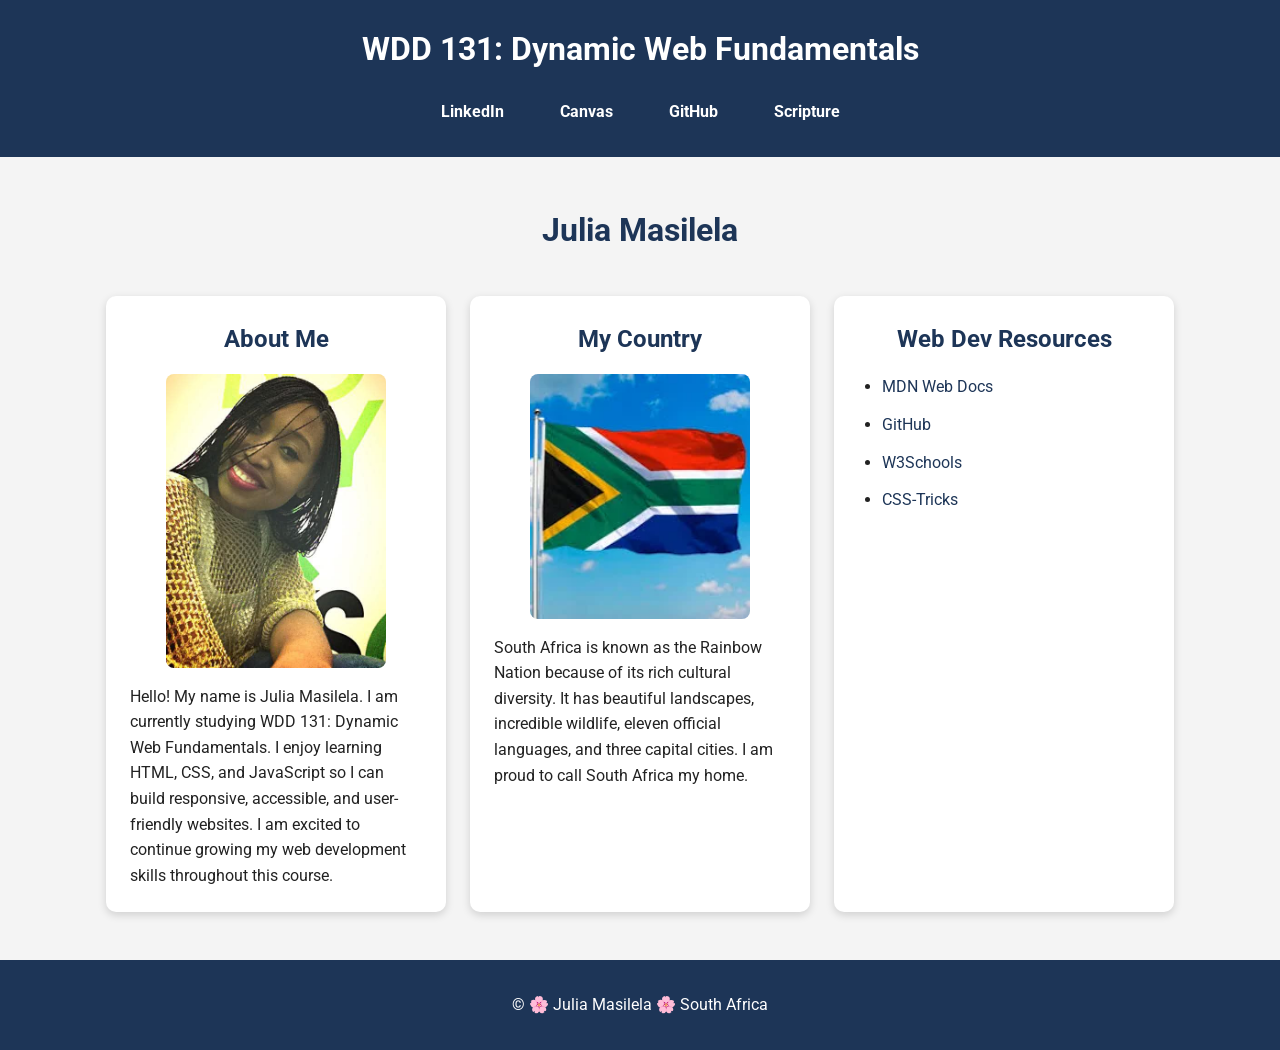
<file: index.html>
<!DOCTYPE html>
<html lang="en">
<head>
    <meta charset="UTF-8">
    <meta name="viewport" content="width=device-width, initial-scale=1.0">

    <title>WDD 131 - Dynamic Web Fundamentals - Julia Masilela</title>

    <meta name="description" content="WDD 131 Dynamic Web Fundamentals home page by Julia Masilela demonstrating HTML, CSS, responsive web design, accessibility, and JavaScript.">
    <meta name="author" content="Julia Masilela">

    <link rel="preconnect" href="https://fonts.googleapis.com">
    <link rel="preconnect" href="https://fonts.gstatic.com" crossorigin>

    <link href="https://fonts.googleapis.com/css2?family=Roboto:wght@300;400;700&display=swap" rel="stylesheet">

    <link rel="stylesheet" href="styles/base.css">

    <script src="scripts/getdates.js" defer></script>
</head>

<body>

<header>
    <span id="course-title">WDD 131: Dynamic Web Fundamentals</span>

    <nav>
        <a href="https://www.linkedin.com/" target="_blank" rel="noopener">LinkedIn</a>
        <a href="https://byupw.instructure.com/" target="_blank" rel="noopener">Canvas</a>
        <a href="https://github.com/masilelaj69-hue" target="_blank" rel="noopener">GitHub</a>
        <a href="https://www.churchofjesuschrist.org/study/scriptures" target="_blank" rel="noopener">Scripture</a>
    </nav>
</header>

<main>

    <h1>Julia Masilela</h1>

    <section class="card">
        <h2>About Me</h2>

        <img
            src="images/profile.webp"
            alt="Portrait of Julia Masilela"
            width="200"
            height="200"
            loading="lazy"
        >

        <p>
            Hello! My name is Julia Masilela. I am currently studying
            WDD 131: Dynamic Web Fundamentals. I enjoy learning HTML,
            CSS, and JavaScript so I can build responsive, accessible,
            and user-friendly websites. I am excited to continue growing
            my web development skills throughout this course.
        </p>
    </section>

    <section class="card">
        <h2>My Country</h2>

        <img
            src="images/south-africa.webp"
            alt="Flag of South Africa"
            width="200"
            height="130"
            loading="lazy"
        >

        <p>
            South Africa is known as the Rainbow Nation because of its
            rich cultural diversity. It has beautiful landscapes,
            incredible wildlife, eleven official languages, and three
            capital cities. I am proud to call South Africa my home.
        </p>
    </section>

    <section class="card">
        <h2>Web Dev Resources</h2>

        <ul>
            <li>
                <a href="https://developer.mozilla.org/"
                   target="_blank"
                   rel="noopener">
                    MDN Web Docs
                </a>
            </li>

            <li>
                <a href="https://github.com/"
                   target="_blank"
                   rel="noopener">
                    GitHub
                </a>
            </li>

            <li>
                <a href="https://www.w3schools.com/"
                   target="_blank"
                   rel="noopener">
                    W3Schools
                </a>
            </li>

            <li>
                <a href="https://css-tricks.com/"
                   target="_blank"
                   rel="noopener">
                    CSS-Tricks
                </a>
            </li>
        </ul>
    </section>

</main>

<footer>
    <p>
        &copy;
        <span id="currentyear"></span>
        🌸 Julia Masilela 🌸 South Africa
    </p>

    <p id="lastModified"></p>
</footer>

</body>
</html>
</file>
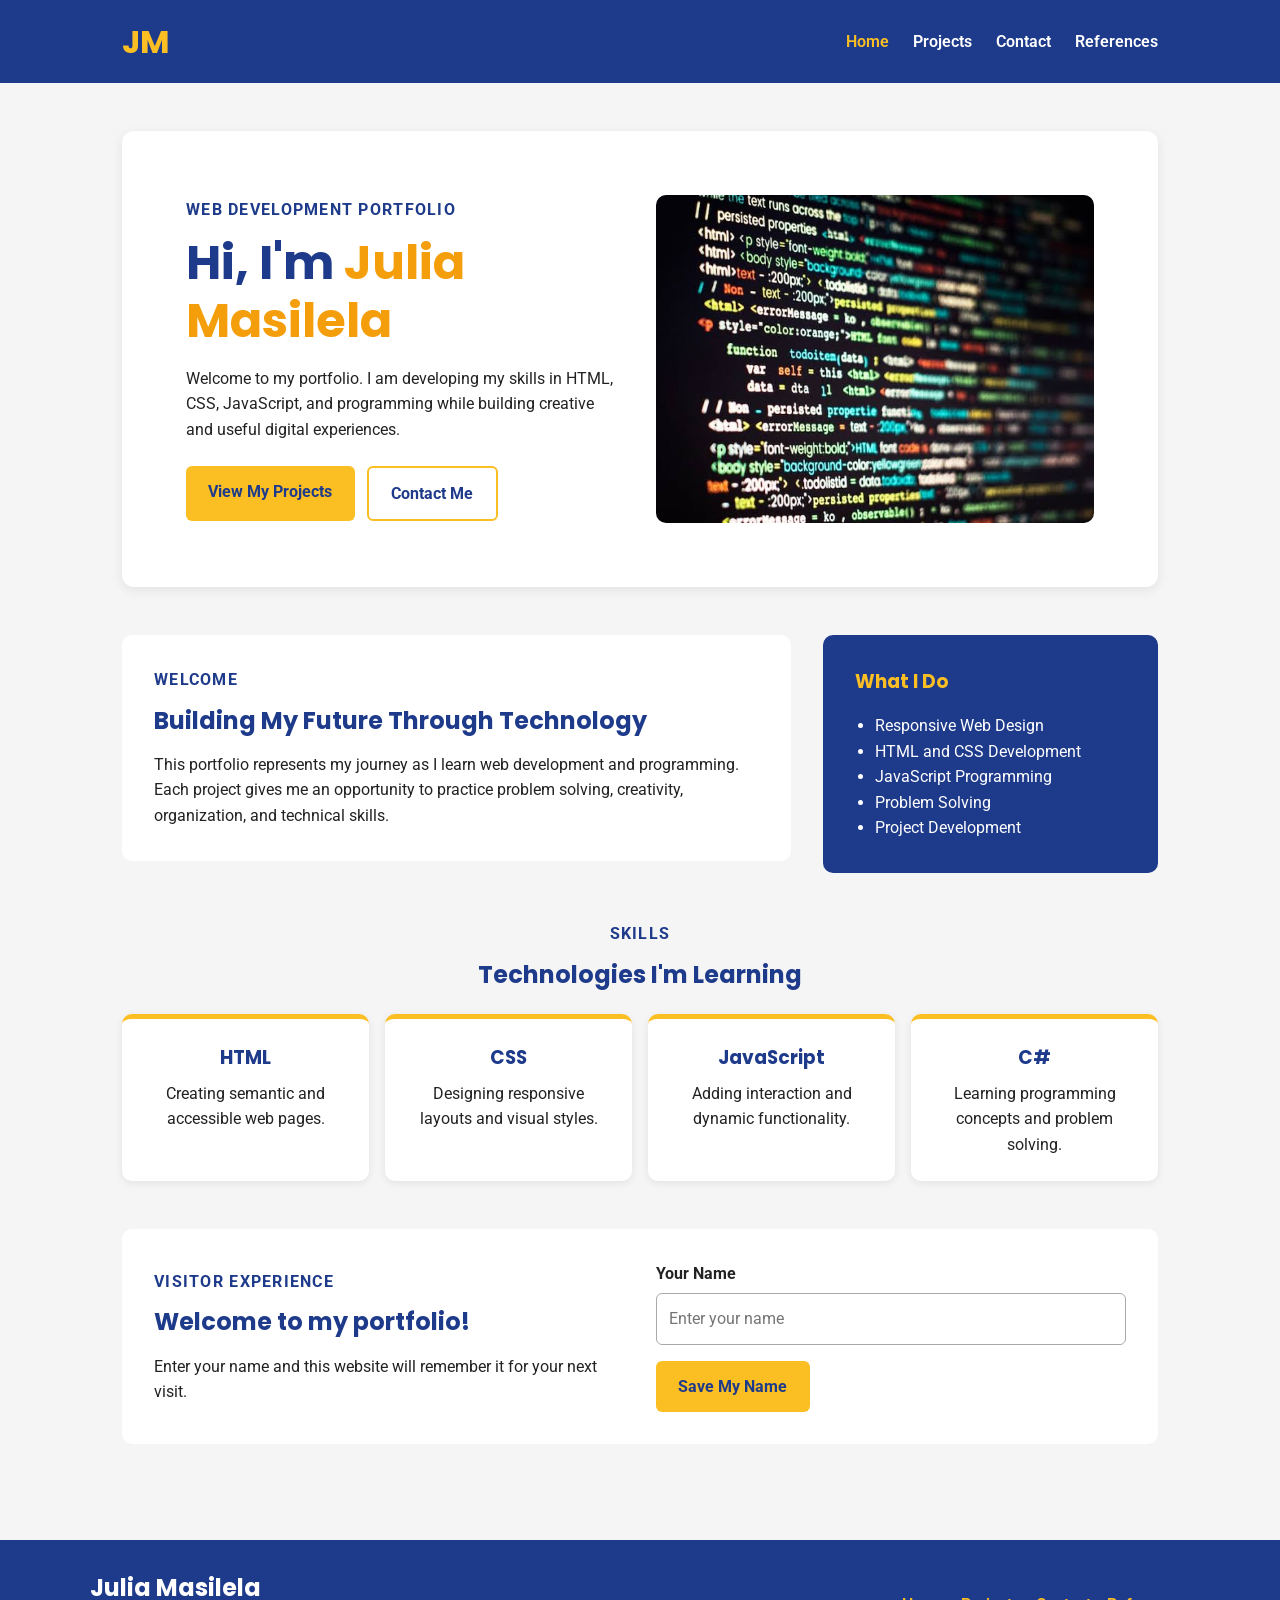
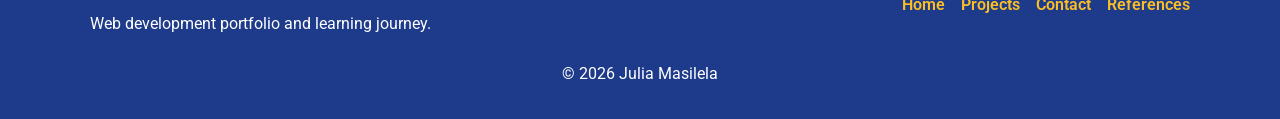
<file: portfolio/portfolio/index.html>
<!DOCTYPE html>
<html lang="en">
<head>
    <meta charset="UTF-8">

    <meta
        name="viewport"
        content="width=device-width, initial-scale=1.0"
    >

    <meta
        name="description"
        content="Julia Masilela's web development portfolio showcasing projects, skills, and experience."
    >

    <meta name="author" content="Julia Masilela">

    <title>Julia Masilela | Home</title>

    <link rel="preconnect" href="https://fonts.googleapis.com">
    <link rel="preconnect" href="https://fonts.gstatic.com" crossorigin>

    <link
        href="https://fonts.googleapis.com/css2?family=Poppins:wght@400;500;600;700&family=Roboto:wght@400;500&display=swap"
        rel="stylesheet"
    >

    <link rel="stylesheet" href="styles/portfolio.css">

    <script src="scripts/portfolio.js" defer></script>
</head>

<body>

<header>
    <div class="header-content">

        <a class="logo" href="index.html">
            JM
        </a>

        <button
            class="menu-button"
            id="menuButton"
            type="button"
            aria-label="Open navigation menu"
            aria-expanded="false"
        >
            ☰
        </button>

        <nav id="mainNav">
            <a class="active" href="index.html">Home</a>
            <a href="projects.html">Projects</a>
            <a href="contact.html">Contact</a>
            <a href="references.html">References</a>
        </nav>

    </div>
</header>

<main>

    <section class="hero">

        <div class="hero-text">

            <p class="eyebrow">
                WEB DEVELOPMENT PORTFOLIO
            </p>

            <h1>
                Hi, I'm <span>Julia Masilela</span>
            </h1>

            <p>
                Welcome to my portfolio. I am developing my skills
                in HTML, CSS, JavaScript, and programming while
                building creative and useful digital experiences.
            </p>

            <div class="hero-buttons">

                <a class="button" href="projects.html">
                    View My Projects
                </a>

                <a
                    class="button secondary-button"
                    href="contact.html"
                >
                    Contact Me
                </a>

            </div>

        </div>

        <div class="hero-image">

            <img
                src="images/hero.webp"
                alt="Laptop showing a web development project"
                width="600"
                height="400"
                loading="eager"
            >

        </div>

    </section>


    <section class="welcome-section">

        <div>

            <p class="eyebrow">
                WELCOME
            </p>

            <h2>
                Building My Future Through Technology
            </h2>

            <p>
                This portfolio represents my journey as I learn
                web development and programming. Each project gives
                me an opportunity to practice problem solving,
                creativity, organization, and technical skills.
            </p>

        </div>

        <div class="welcome-card">

            <h3>
                What I Do
            </h3>

            <ul>
                <li>Responsive Web Design</li>
                <li>HTML and CSS Development</li>
                <li>JavaScript Programming</li>
                <li>Problem Solving</li>
                <li>Project Development</li>
            </ul>

        </div>

    </section>


    <section class="skills-section">

        <p class="eyebrow">
            SKILLS
        </p>

        <h2>
            Technologies I'm Learning
        </h2>

        <div
            id="skillsContainer"
            class="skills-grid"
        ></div>

    </section>


    <section class="message-section">

        <div>

            <p class="eyebrow">
                VISITOR EXPERIENCE
            </p>

            <h2 id="welcomeMessage">
                Welcome to my portfolio!
            </h2>

            <p>
                Enter your name and this website will remember
                it for your next visit.
            </p>

        </div>

        <form id="visitorForm">

            <label for="visitorName">
                Your Name
            </label>

            <input
                type="text"
                id="visitorName"
                name="visitorName"
                placeholder="Enter your name"
                autocomplete="name"
                required
            >

            <button
                type="submit"
                class="button"
            >
                Save My Name
            </button>

        </form>

    </section>

</main>


<footer>

    <div class="footer-content">

        <div>
            <h2>Julia Masilela</h2>

            <p>
                Web development portfolio and learning journey.
            </p>
        </div>

        <div class="footer-links">

            <a href="index.html">Home</a>
            <a href="projects.html">Projects</a>
            <a href="contact.html">Contact</a>
            <a href="references.html">References</a>

        </div>

    </div>

    <p class="copyright">
        &copy; <span id="year"></span> Julia Masilela
    </p>

</footer>

</body>
</html>
</file>
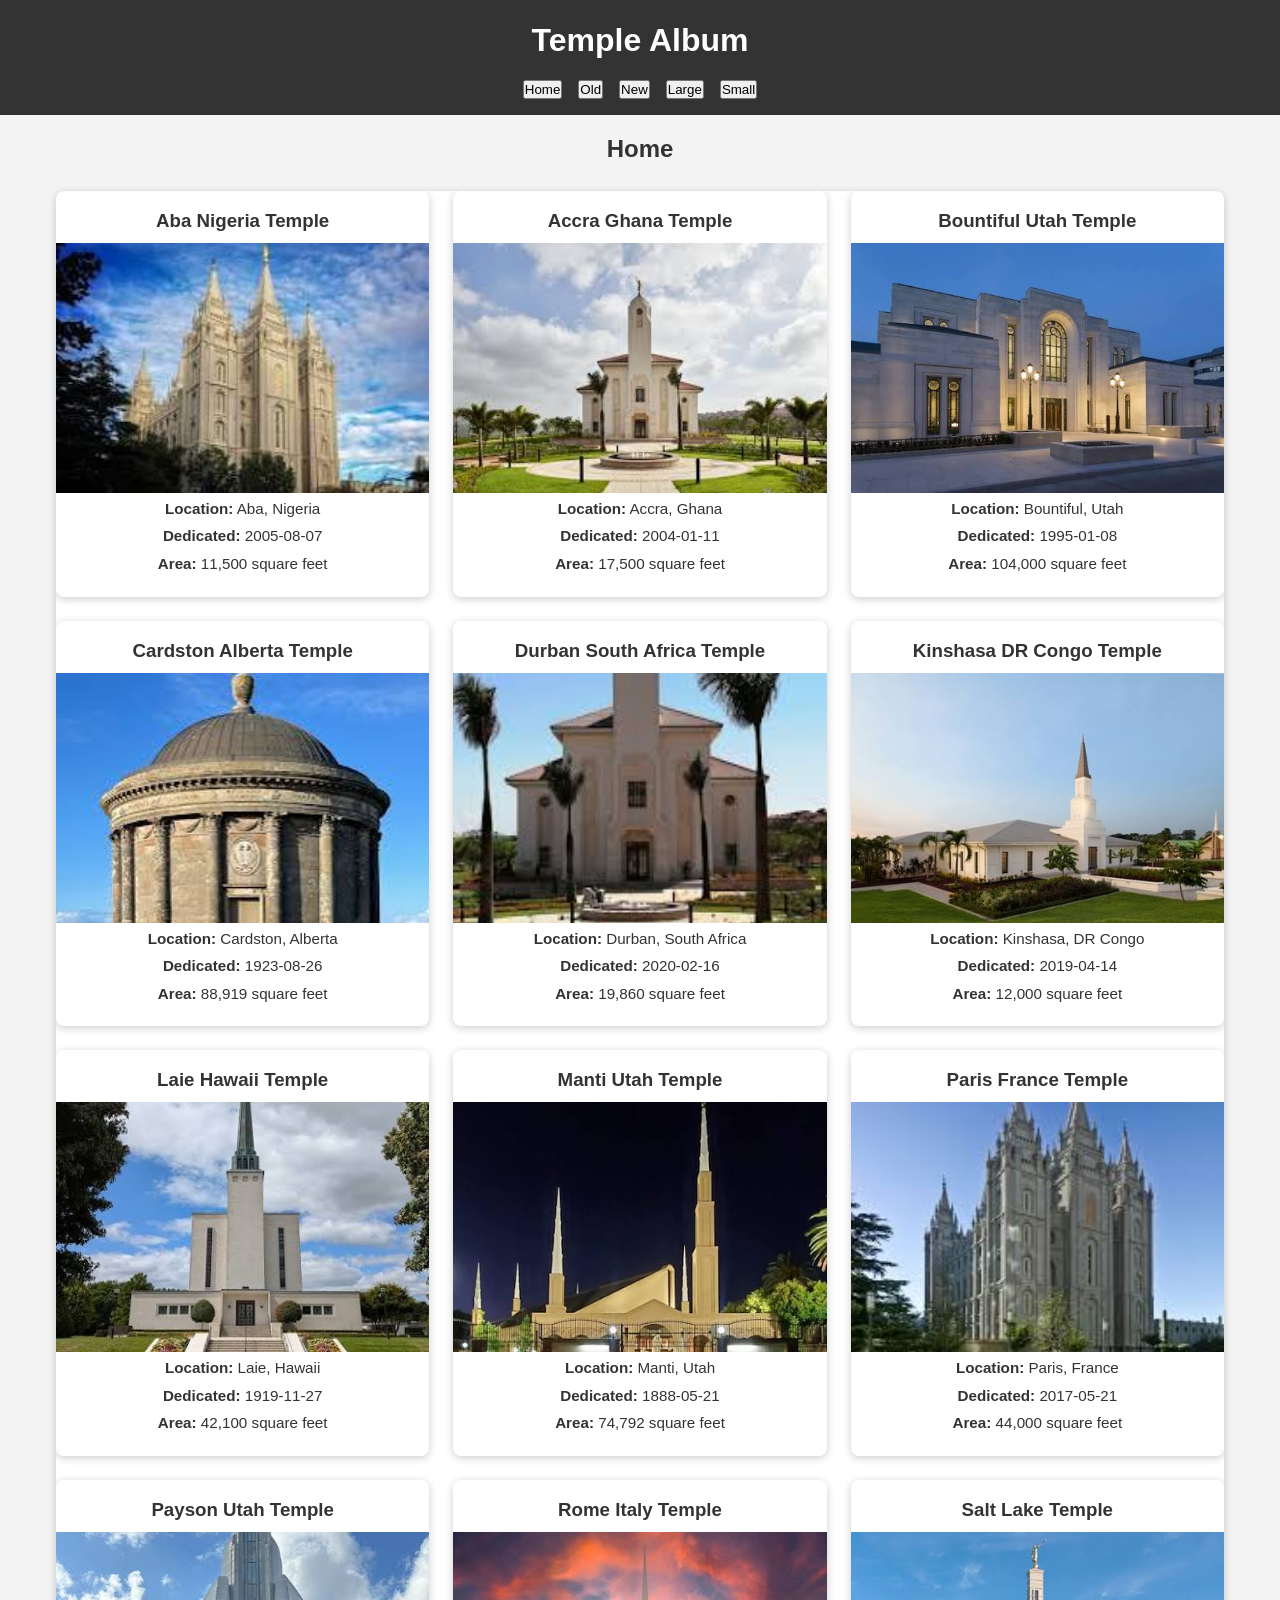
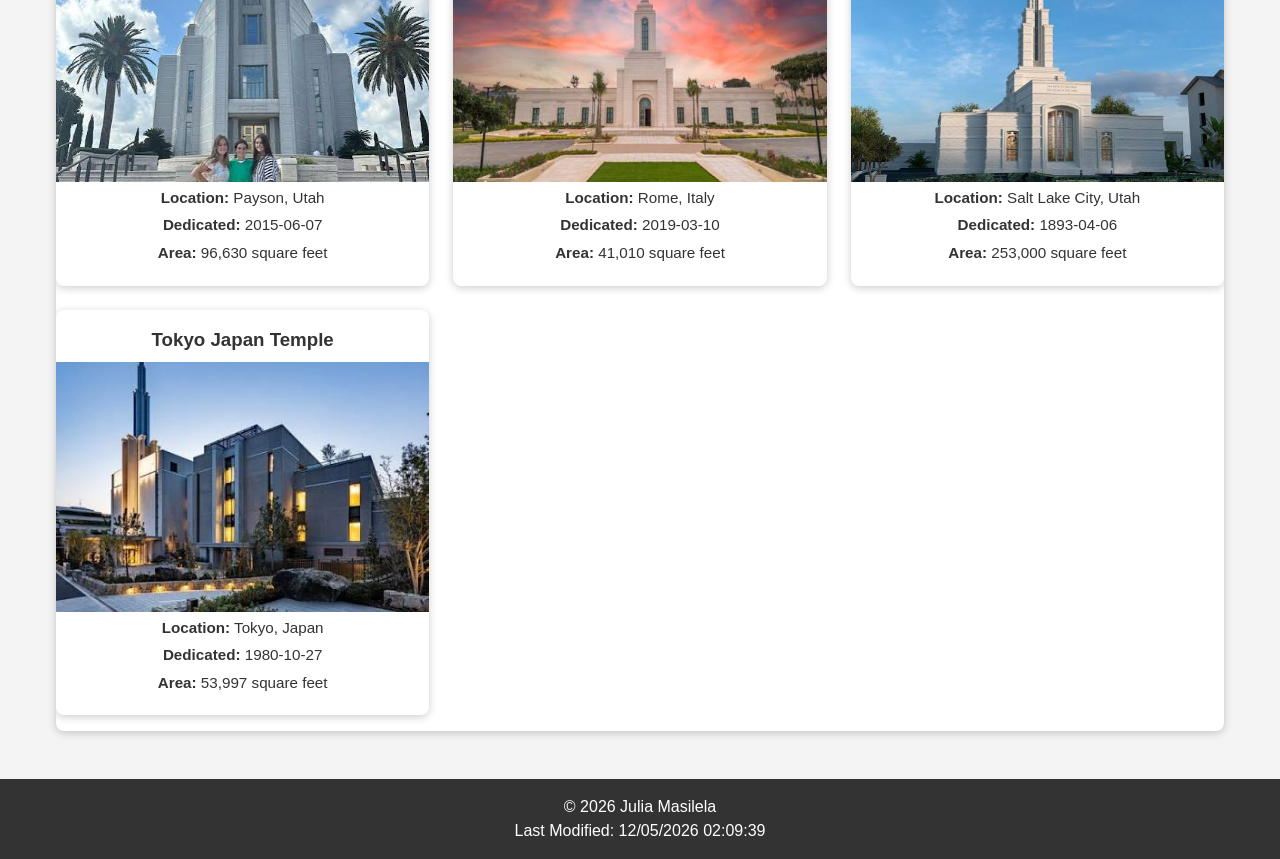
<file: filtered-temple.html>
<!DOCTYPE html>
<html lang="en">
<head>
    <meta charset="UTF-8">
    <meta name="viewport" content="width=device-width, initial-scale=1.0">
    <meta name="description" content="Filtered Temple Album">
    <meta name="author" content="Julia Masilela">

    <title>Filtered Temple Album</title>

    <link rel="stylesheet" href="styles/filtered-temples.css">
    <script defer src="scripts/filtered-temples.js"></script>
</head>

<body>

<header>

<h1>Temple Album</h1>

<nav>

<button id="home">Home</button>
<button id="old">Old</button>
<button id="new">New</button>
<button id="large">Large</button>
<button id="small">Small</button>

</nav>

</header>

<main>

<h2>Home</h2>

<section class="gallery"></section>

</main>

<footer>

<p>
&copy;
<span id="year"></span>
Julia Masilela
</p>

<p id="lastModified"></p>

</footer>

</body>
</html>
</file>
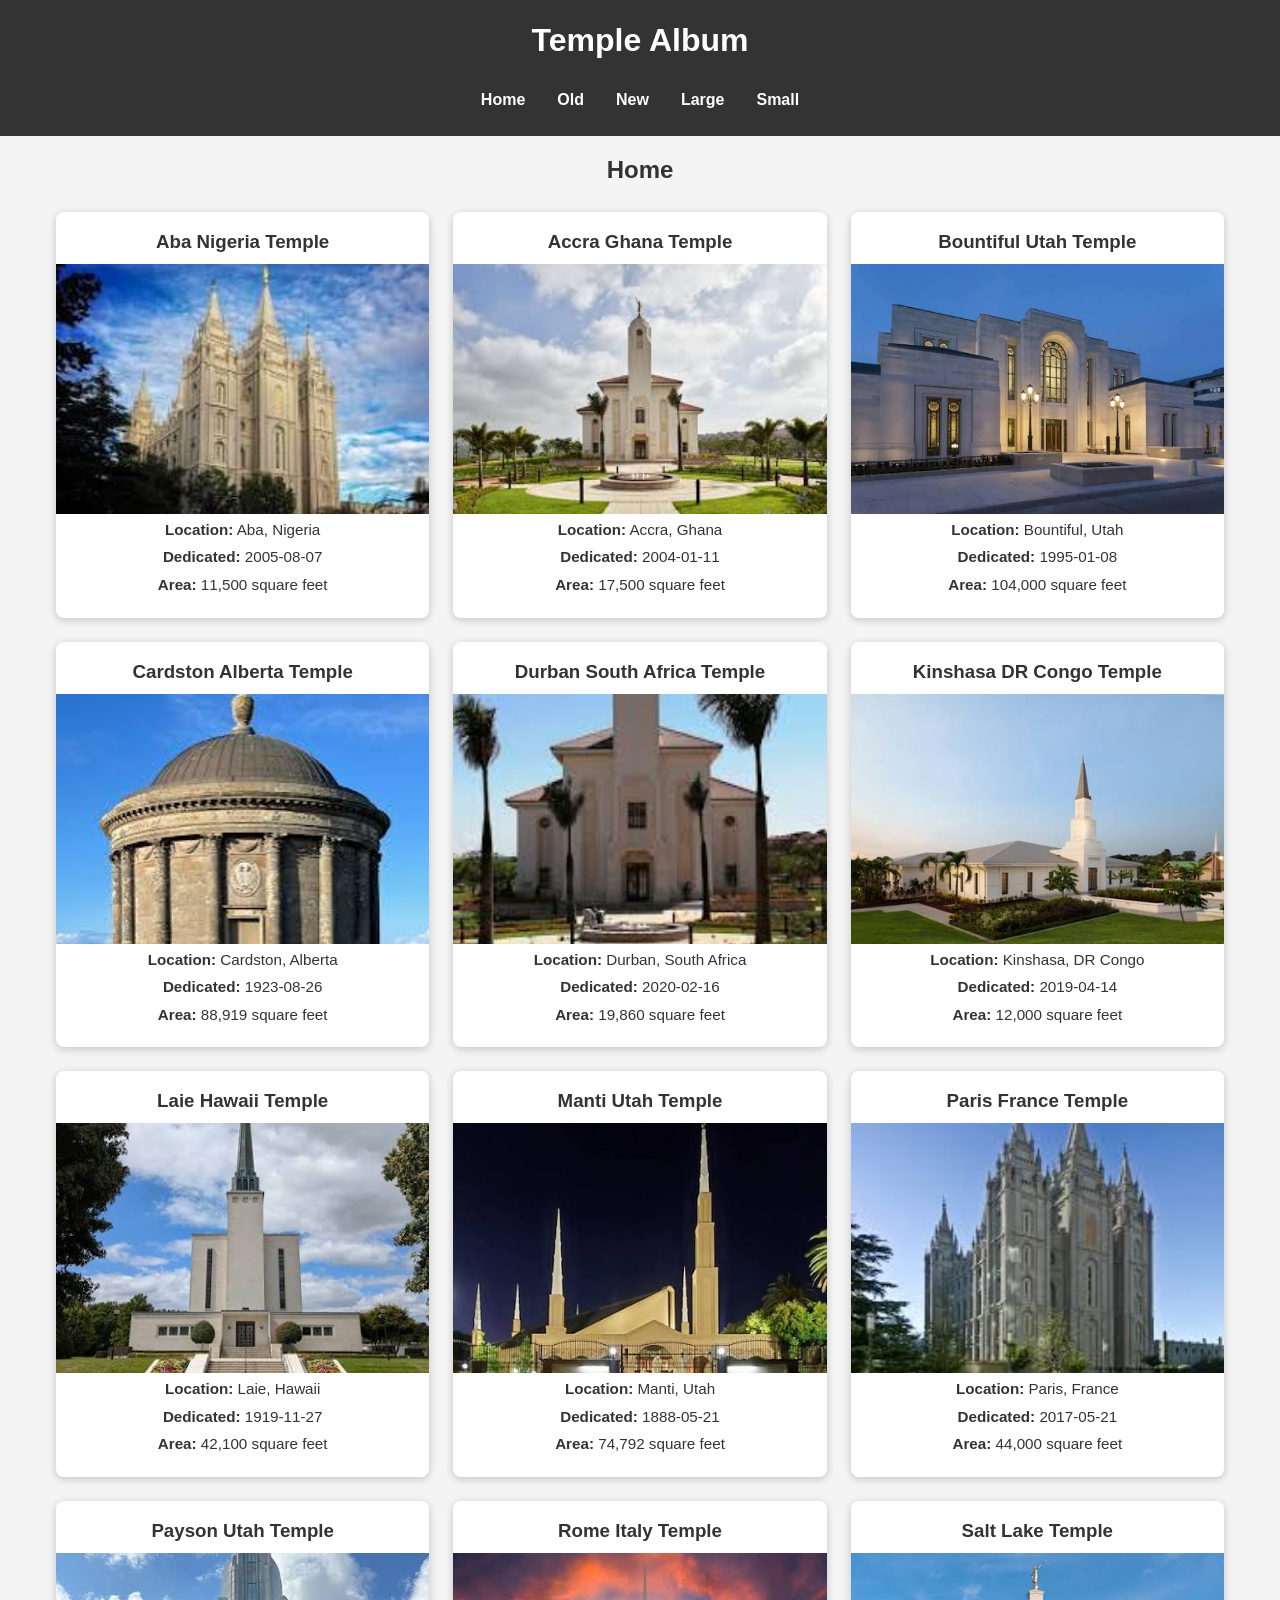
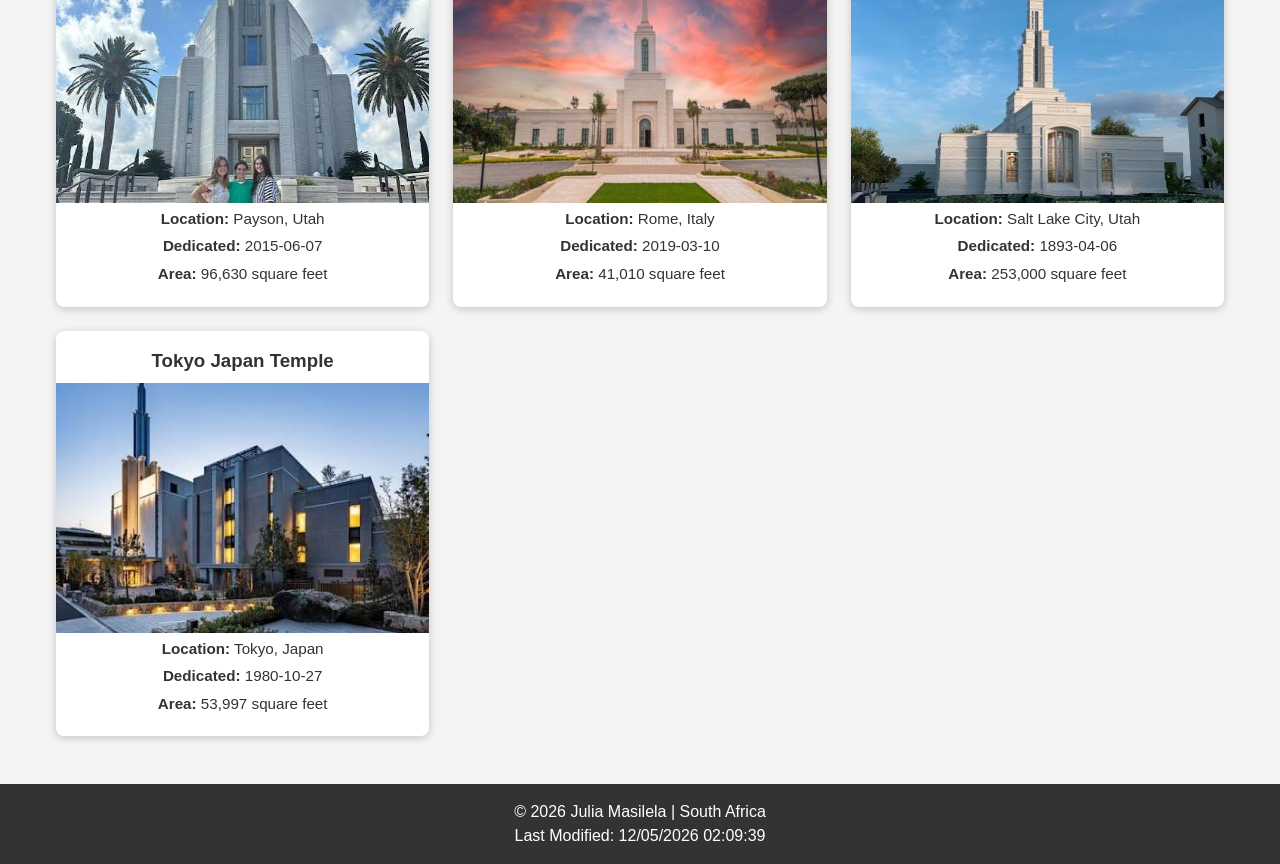
<file: filtered-temples.html>
<!DOCTYPE html>
<html lang="en">

<head>
    <meta charset="UTF-8">
    <meta name="viewport" content="width=device-width, initial-scale=1.0">

    <meta name="description" content="Filtered Temple Album showing temples by age, size, and dedication date.">
    <meta name="author" content="Julia Masilela">

    <title>Filtered Temple Album | Julia Masilela</title>

    <link rel="stylesheet" href="styles/filtered-temples.css">

    <script src="scripts/filtered-temples.js" defer></script>
</head>

<body>

<header>
    <h1>Temple Album</h1>

    <nav>
        <a href="#" id="home">Home</a>
        <a href="#" id="old">Old</a>
        <a href="#" id="new">New</a>
        <a href="#" id="large">Large</a>
        <a href="#" id="small">Small</a>
    </nav>
</header>


<main>

    <h2 id="menu-title">Home</h2>

    <div class="gallery"></div>

</main>


<footer>

<p>
© <span id="year"></span> Julia Masilela | South Africa
</p>

<p id="lastModified"></p>

</footer>


</body>

</html>
</file>
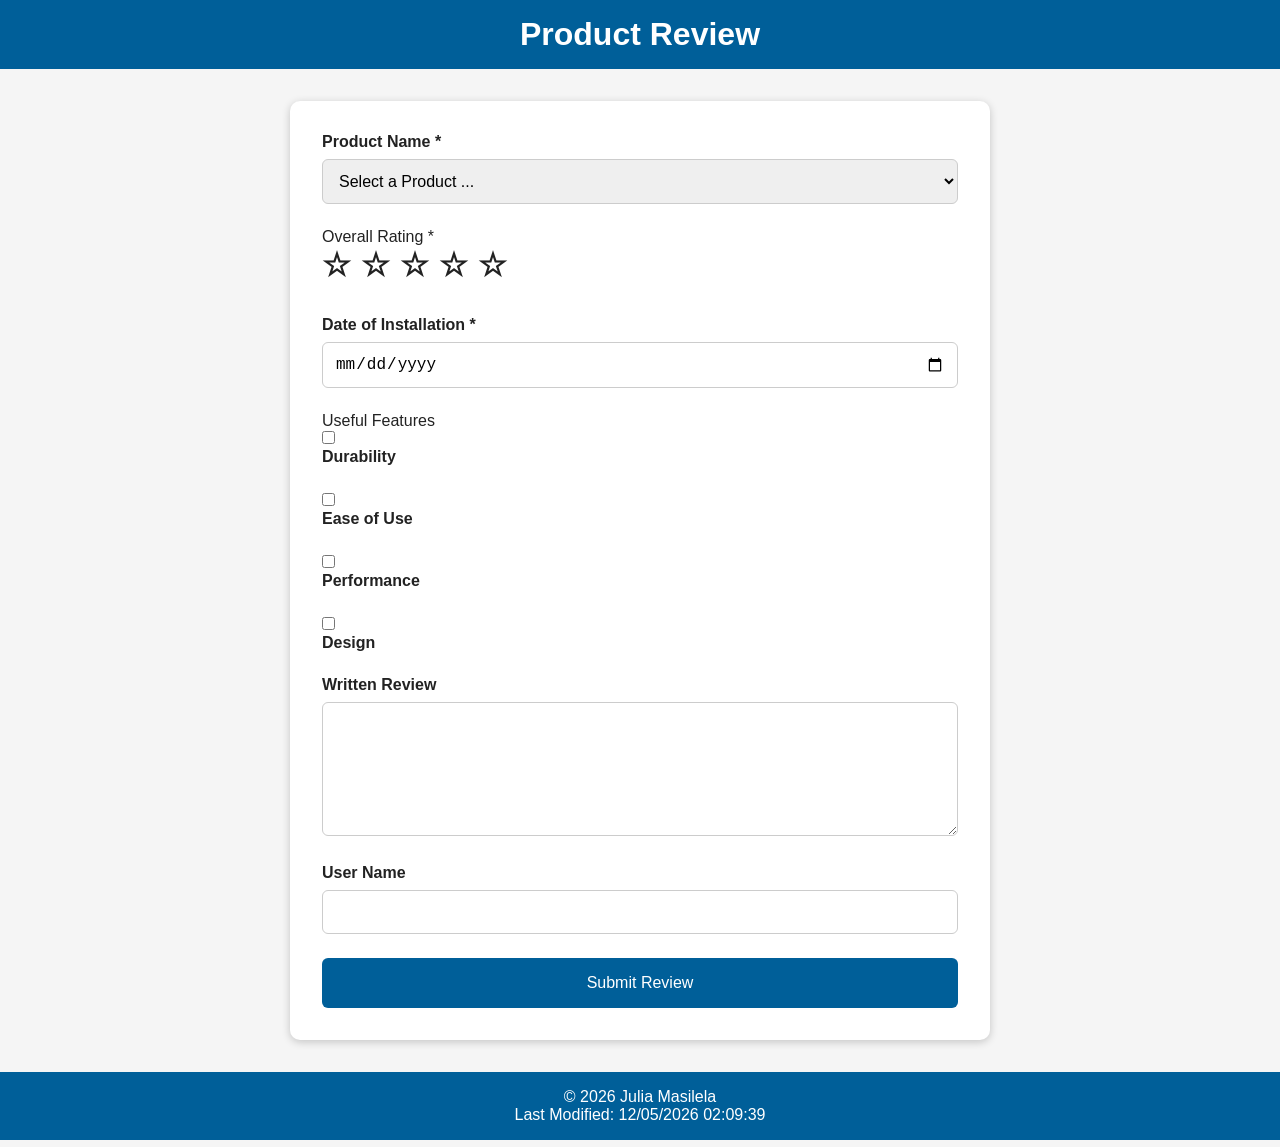
<file: form.html>
<!DOCTYPE html>
<html lang="en">
<head>
<meta charset="UTF-8">
<meta name="viewport" content="width=device-width, initial-scale=1.0">
<meta name="description" content="Product Review Form">
<meta name="author" content="Julia Masilela">

<title>Product Review Form</title>

<link rel="stylesheet" href="styles/form.css">
<script src="scripts/form.js" defer></script>

</head>

<body>

<header>
<h1>Product Review</h1>
</header>

<main>

<form method="get" action="review.html">

<!-- Product -->

<div class="form-group">
<label for="product">Product Name *</label>

<select id="product" name="product" required>

<option value="" disabled selected>
Select a Product ...
</option>

</select>

</div>

<!-- Rating -->

<div class="form-group">

<p>Overall Rating *</p>

<div class="stars">

<input type="radio" id="star1" name="rating" value="1" required>
<label for="star1">☆</label>

<input type="radio" id="star2" name="rating" value="2">
<label for="star2">☆</label>

<input type="radio" id="star3" name="rating" value="3">
<label for="star3">☆</label>

<input type="radio" id="star4" name="rating" value="4">
<label for="star4">☆</label>

<input type="radio" id="star5" name="rating" value="5">
<label for="star5">☆</label>

</div>

</div>

<!-- Installation -->

<div class="form-group">

<label for="installDate">Date of Installation *</label>

<input
type="date"
id="installDate"
name="installDate"
required>

</div>

<!-- Features -->

<div class="form-group">

<p>Useful Features</p>

<input
type="checkbox"
id="durability"
name="features"
value="Durability">

<label for="durability">Durability</label><br>

<input
type="checkbox"
id="easy"
name="features"
value="Ease of Use">

<label for="easy">Ease of Use</label><br>

<input
type="checkbox"
id="performance"
name="features"
value="Performance">

<label for="performance">Performance</label><br>

<input
type="checkbox"
id="design"
name="features"
value="Design">

<label for="design">Design</label>

</div>

<!-- Review -->

<div class="form-group">

<label for="review">

Written Review

</label>

<textarea
id="review"
name="review"
rows="6"></textarea>

</div>

<!-- Name -->

<div class="form-group">

<label for="username">

User Name

</label>

<input
type="text"
id="username"
name="username">

</div>

<input
type="submit"
value="Submit Review"
class="submit-btn">

</form>

</main>

<footer>

<p>
&copy;
<span id="year"></span>
Julia Masilela
</p>

<p id="lastModified"></p>

</footer>

</body>
</html>
</file>
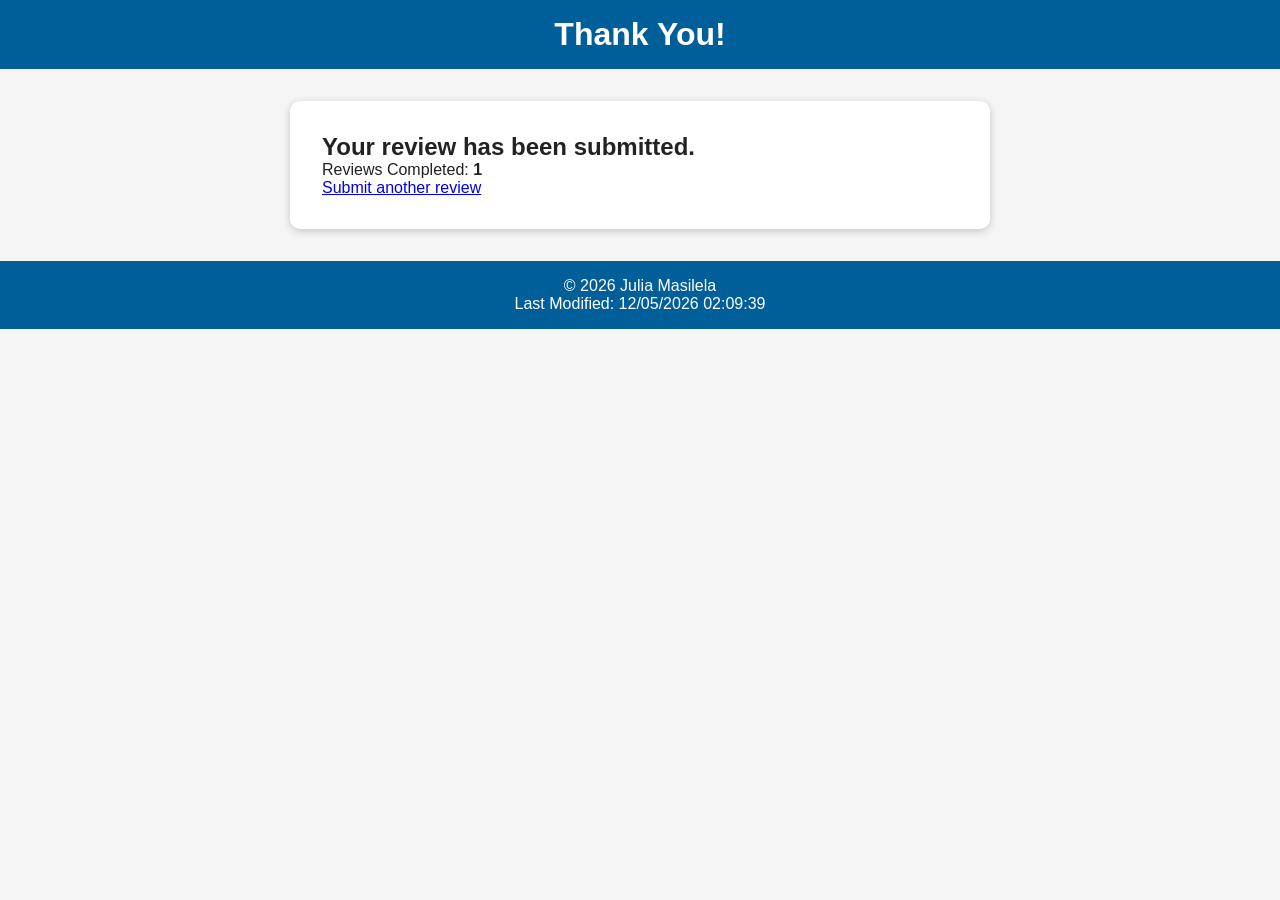
<file: review.html>
<!DOCTYPE html>
<html lang="en">

<head>

<meta charset="UTF-8">

<meta name="viewport" content="width=device-width, initial-scale=1.0">

<title>Review Submitted</title>

<link rel="stylesheet" href="styles/form.css">

<script src="scripts/review.js" defer></script>

</head>

<body>

<header>

<h1>Thank You!</h1>

</header>

<main>

<h2>Your review has been submitted.</h2>

<p>

Reviews Completed:

<strong id="counter">0</strong>

</p>

<a href="form.html">Submit another review</a>

</main>

<footer>

<p>
&copy;
<span id="year"></span>
Julia Masilela
</p>

<p id="lastModified"></p>

</footer>

</body>

</html>
</file>
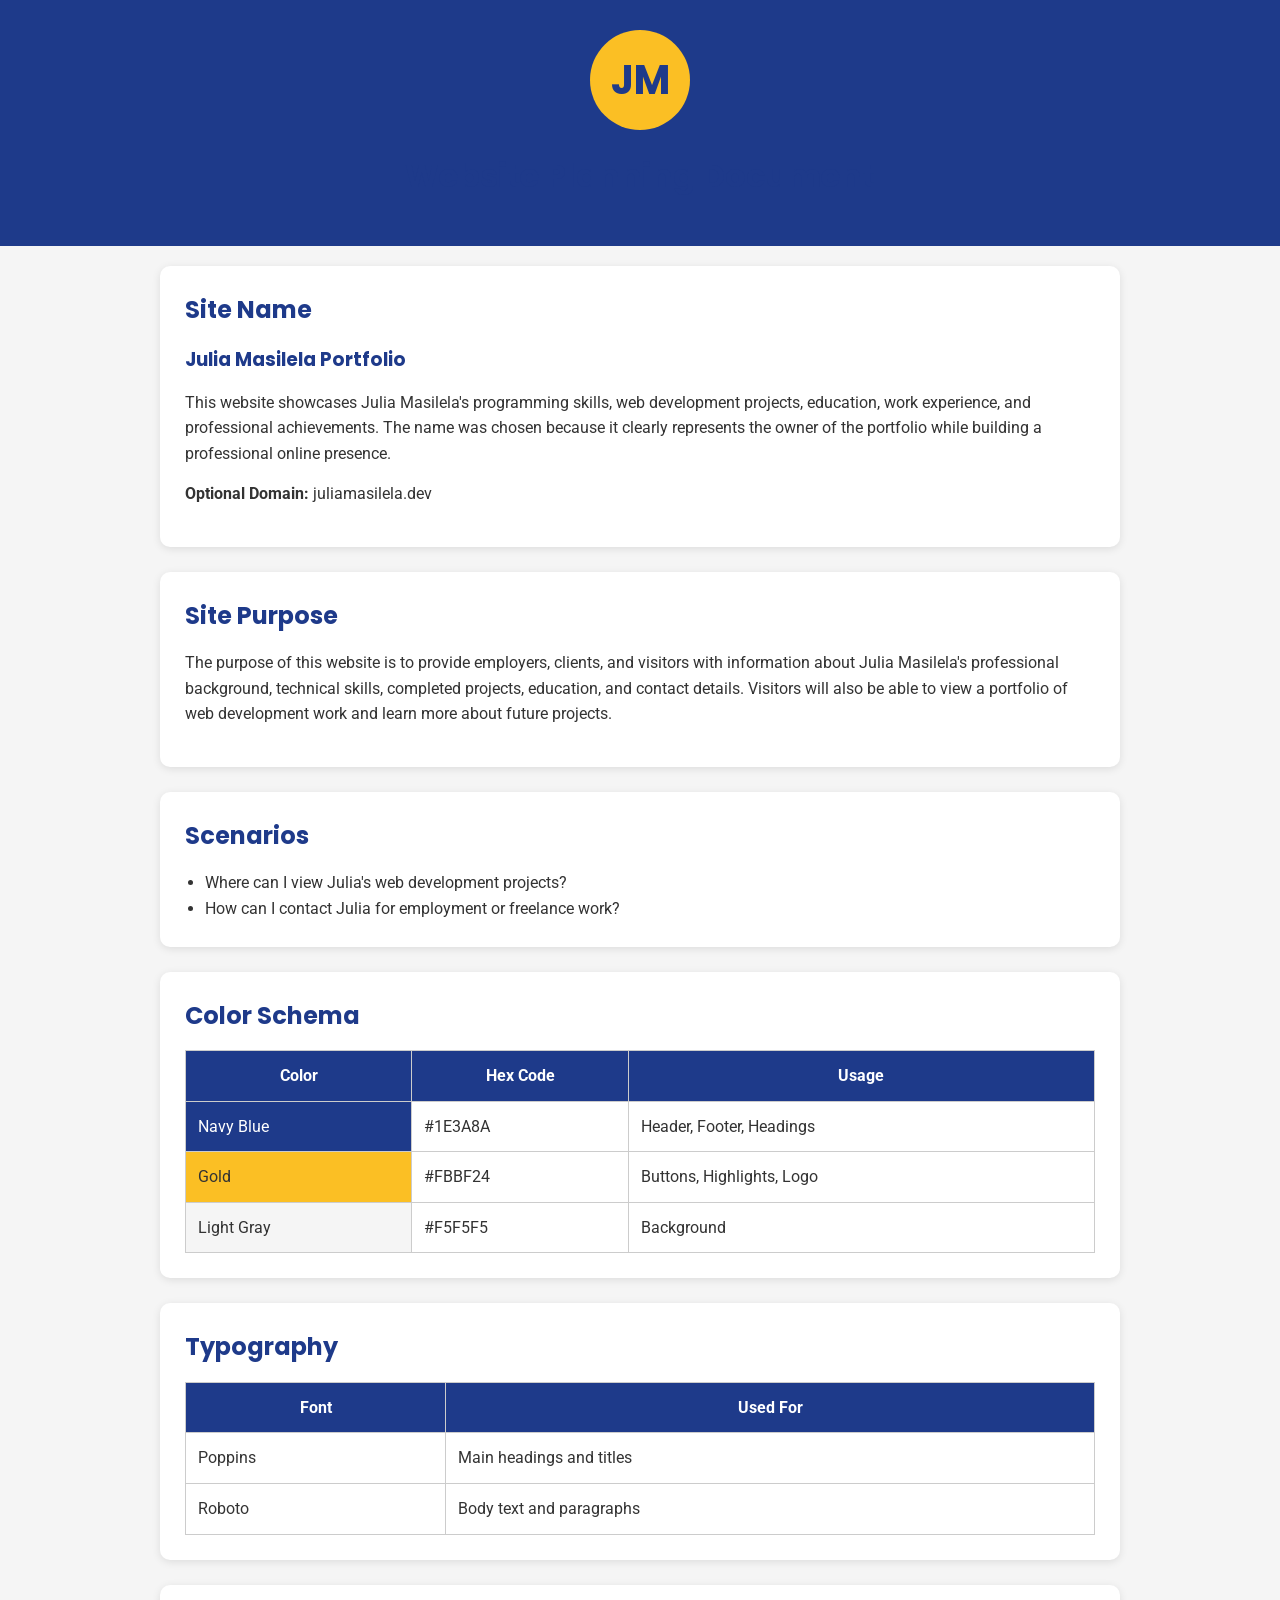
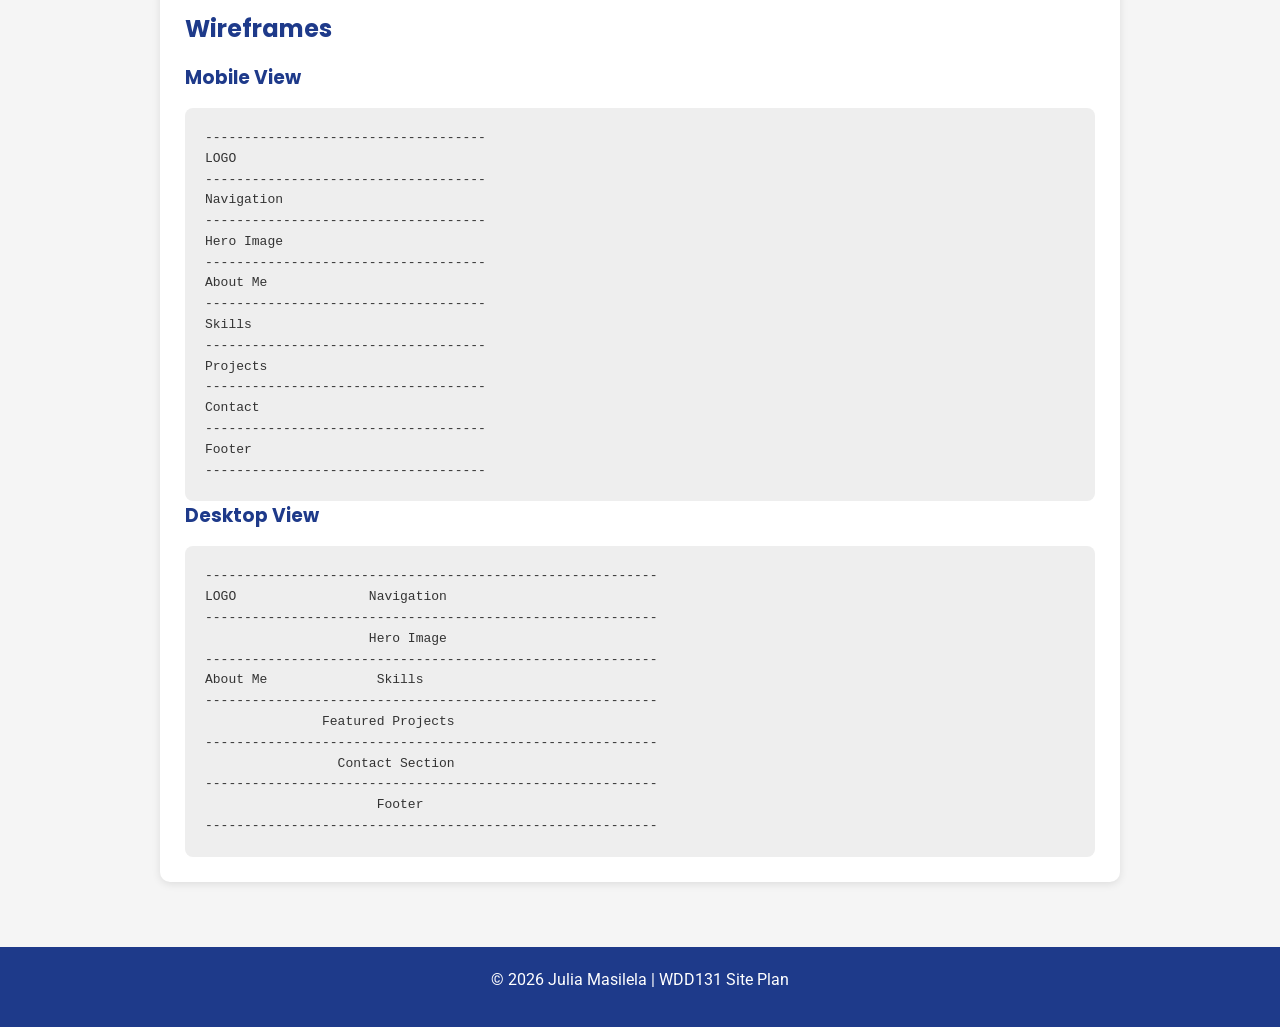
<file: siteplan.html>
<!DOCTYPE html>
<html lang="en">
<head>
    <meta charset="UTF-8">
    <meta name="author" content="Julia Masilela">
    <meta name="description" content="Website Planning Document for Julia Masilela's Portfolio Website">
    <meta name="viewport" content="width=device-width, initial-scale=1.0">

    <title>Site Plan | Julia Masilela Portfolio</title>

    <link rel="preconnect" href="https://fonts.googleapis.com">
    <link rel="preconnect" href="https://fonts.gstatic.com" crossorigin>

    <link href="https://fonts.googleapis.com/css2?family=Poppins:wght@400;600;700&family=Roboto:wght@400;500&display=swap" rel="stylesheet">

    <link rel="stylesheet" href="styles/siteplan.css">
</head>

<body>

<header>

    <div class="logo">
        JM
    </div>

    <h1>Website Planning Document</h1>

</header>

<main>

<section>

    <h2>Site Name</h2>

    <h3>Julia Masilela Portfolio</h3>

    <p>
        This website showcases Julia Masilela's programming skills,
        web development projects, education, work experience,
        and professional achievements. The name was chosen because
        it clearly represents the owner of the portfolio while building
        a professional online presence.
    </p>

    <p><strong>Optional Domain:</strong> juliamasilela.dev</p>

</section>

<section>

    <h2>Site Purpose</h2>

    <p>
        The purpose of this website is to provide employers, clients,
        and visitors with information about Julia Masilela's
        professional background, technical skills, completed projects,
        education, and contact details. Visitors will also be able
        to view a portfolio of web development work and learn more
        about future projects.
    </p>

</section>

<section>

    <h2>Scenarios</h2>

    <ul>
        <li>Where can I view Julia's web development projects?</li>
        <li>How can I contact Julia for employment or freelance work?</li>
    </ul>

</section>

<section>

    <h2>Color Schema</h2>

    <table>

        <tr>
            <th>Color</th>
            <th>Hex Code</th>
            <th>Usage</th>
        </tr>

        <tr>
            <td class="navy">Navy Blue</td>
            <td>#1E3A8A</td>
            <td>Header, Footer, Headings</td>
        </tr>

        <tr>
            <td class="gold">Gold</td>
            <td>#FBBF24</td>
            <td>Buttons, Highlights, Logo</td>
        </tr>

        <tr>
            <td class="gray">Light Gray</td>
            <td>#F5F5F5</td>
            <td>Background</td>
        </tr>

    </table>

</section>

<section>

    <h2>Typography</h2>

    <table>

        <tr>
            <th>Font</th>
            <th>Used For</th>
        </tr>

        <tr>
            <td>Poppins</td>
            <td>Main headings and titles</td>
        </tr>

        <tr>
            <td>Roboto</td>
            <td>Body text and paragraphs</td>
        </tr>

    </table>

</section>

<section>

    <h2>Wireframes</h2>

    <h3>Mobile View</h3>

<pre>
------------------------------------
LOGO
------------------------------------
Navigation
------------------------------------
Hero Image
------------------------------------
About Me
------------------------------------
Skills
------------------------------------
Projects
------------------------------------
Contact
------------------------------------
Footer
------------------------------------
</pre>

<h3>Desktop View</h3>

<pre>
----------------------------------------------------------
LOGO                 Navigation
----------------------------------------------------------
                     Hero Image
----------------------------------------------------------
About Me              Skills
----------------------------------------------------------
               Featured Projects
----------------------------------------------------------
                 Contact Section
----------------------------------------------------------
                      Footer
----------------------------------------------------------
</pre>

</section>

</main>

<footer>

    <p>&copy; 2026 Julia Masilela | WDD131 Site Plan</p>

</footer>

</body>
</html>
</file>
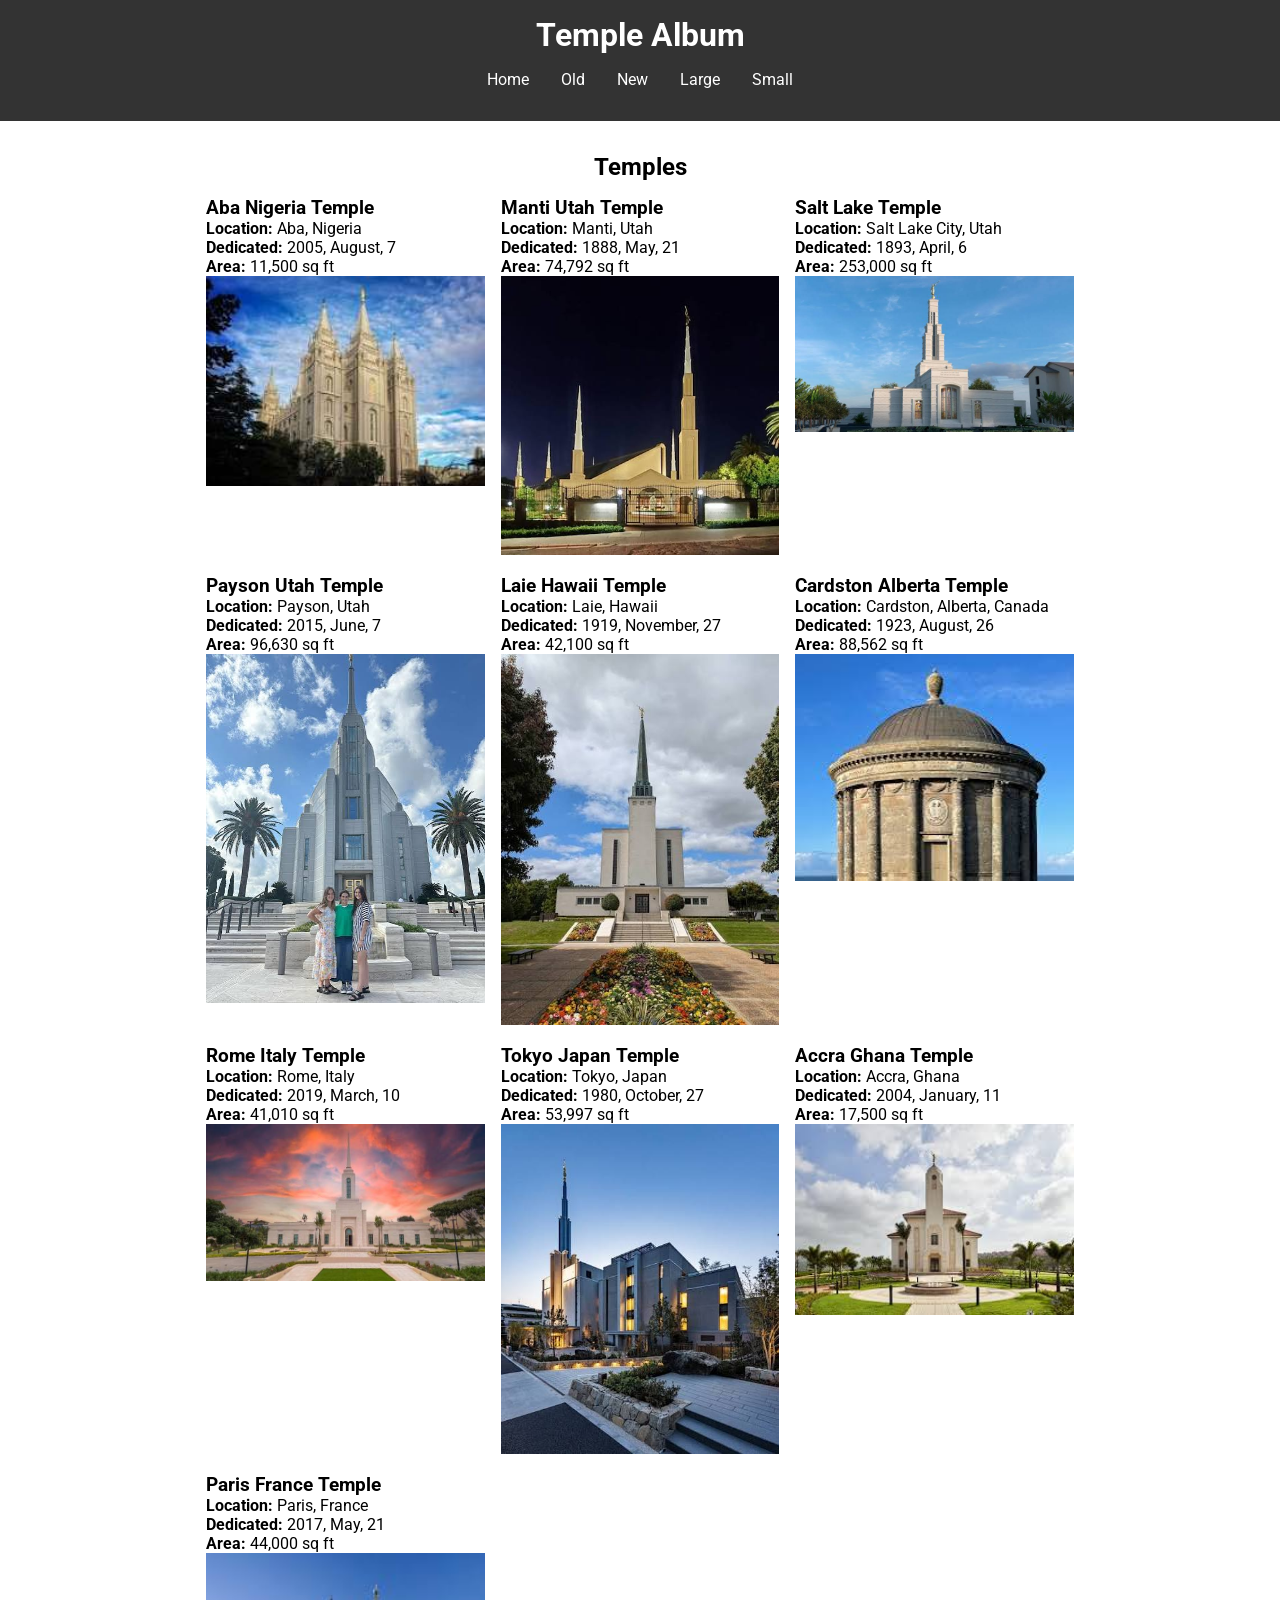
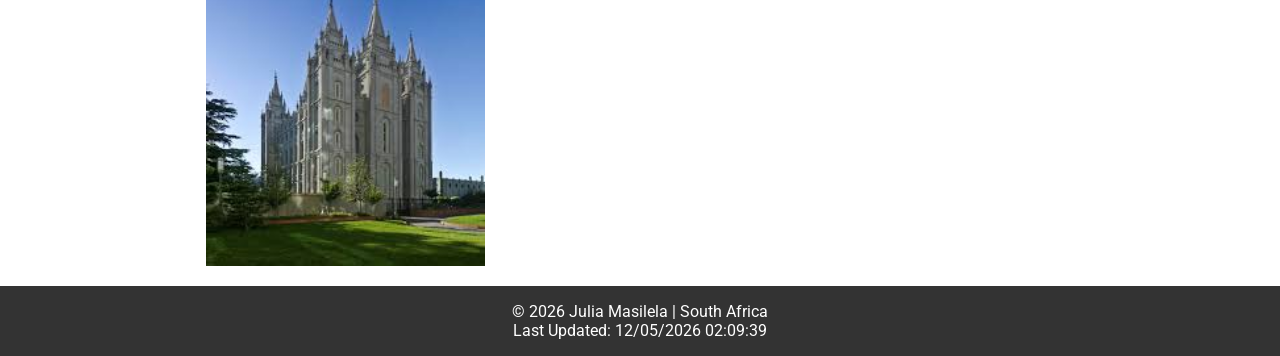
<file: temple.html>
<!DOCTYPE html>
<html lang="en">
<head>
    <meta charset="UTF-8">
    <meta name="viewport" content="width=device-width, initial-scale=1.0">

    <title>Temple Album | Julia Masilela</title>

    <meta name="description" content="A responsive temple album displaying temples from around the world.">
    <meta name="author" content="Julia Masilela">

    <link rel="preconnect" href="https://fonts.googleapis.com">
    <link rel="preconnect" href="https://fonts.gstatic.com" crossorigin>
    <link href="https://fonts.googleapis.com/css2?family=Roboto:wght@400;700&display=swap" rel="stylesheet">

    <link rel="stylesheet" href="styles/temples.css">
    <link rel="stylesheet" href="styles/temples-large.css">

    <script src="scripts/temples.js" defer></script>
    <script src="scripts/getdates.js" defer></script>
</head>

<body>

<header>

    <button id="menu">☰</button>

    <h1>Temple Album</h1>

    <nav id="navigation">
        <a href="#">Home</a>
        <a href="#">Old</a>
        <a href="#">New</a>
        <a href="#">Large</a>
        <a href="#">Small</a>
    </nav>

</header>


<main>

<h2>Temples</h2>

<section class="gallery">

<figure>
<img src="images/temple1.jpg" alt="Temple">
<figcaption>Salt Lake Temple</figcaption>
</figure>

<figure>
<img src="images/temple2.jpg" alt="Temple">
<figcaption>Johannesburg Temple</figcaption>
</figure>

<figure>
<img src="images/temple3.jpg" alt="Temple">
<figcaption>Accra Ghana Temple</figcaption>
</figure>


<figure>
<img src="images/temple4.jpg" alt="Temple">
<figcaption>Rome Italy Temple</figcaption>
</figure>


<figure>
<img src="images/temple5.jpg" alt="Temple">
<figcaption>London England Temple</figcaption>
</figure>


<figure>
<img src="images/temple6.jpg" alt="Temple">
<figcaption>Paris France Temple</figcaption>
</figure>


<figure>
<img src="images/temple7.jpg" alt="Temple">
<figcaption>Nairobi Kenya Temple</figcaption>
</figure>


<figure>
<img src="images/temple8.jpg" alt="Temple">
<figcaption>Durban South Africa Temple</figcaption>
</figure>


<figure>
<img src="images/temple9.jpg" alt="Temple">
<figcaption>Mexico City Temple</figcaption>
</figure>


</section>


</main>


<footer>

<p>
© <span id="year"></span> Julia Masilela | South Africa
</p>

<p>
Last Updated: <span id="lastModified"></span>
</p>

</footer>


</body>
</html>
</file>
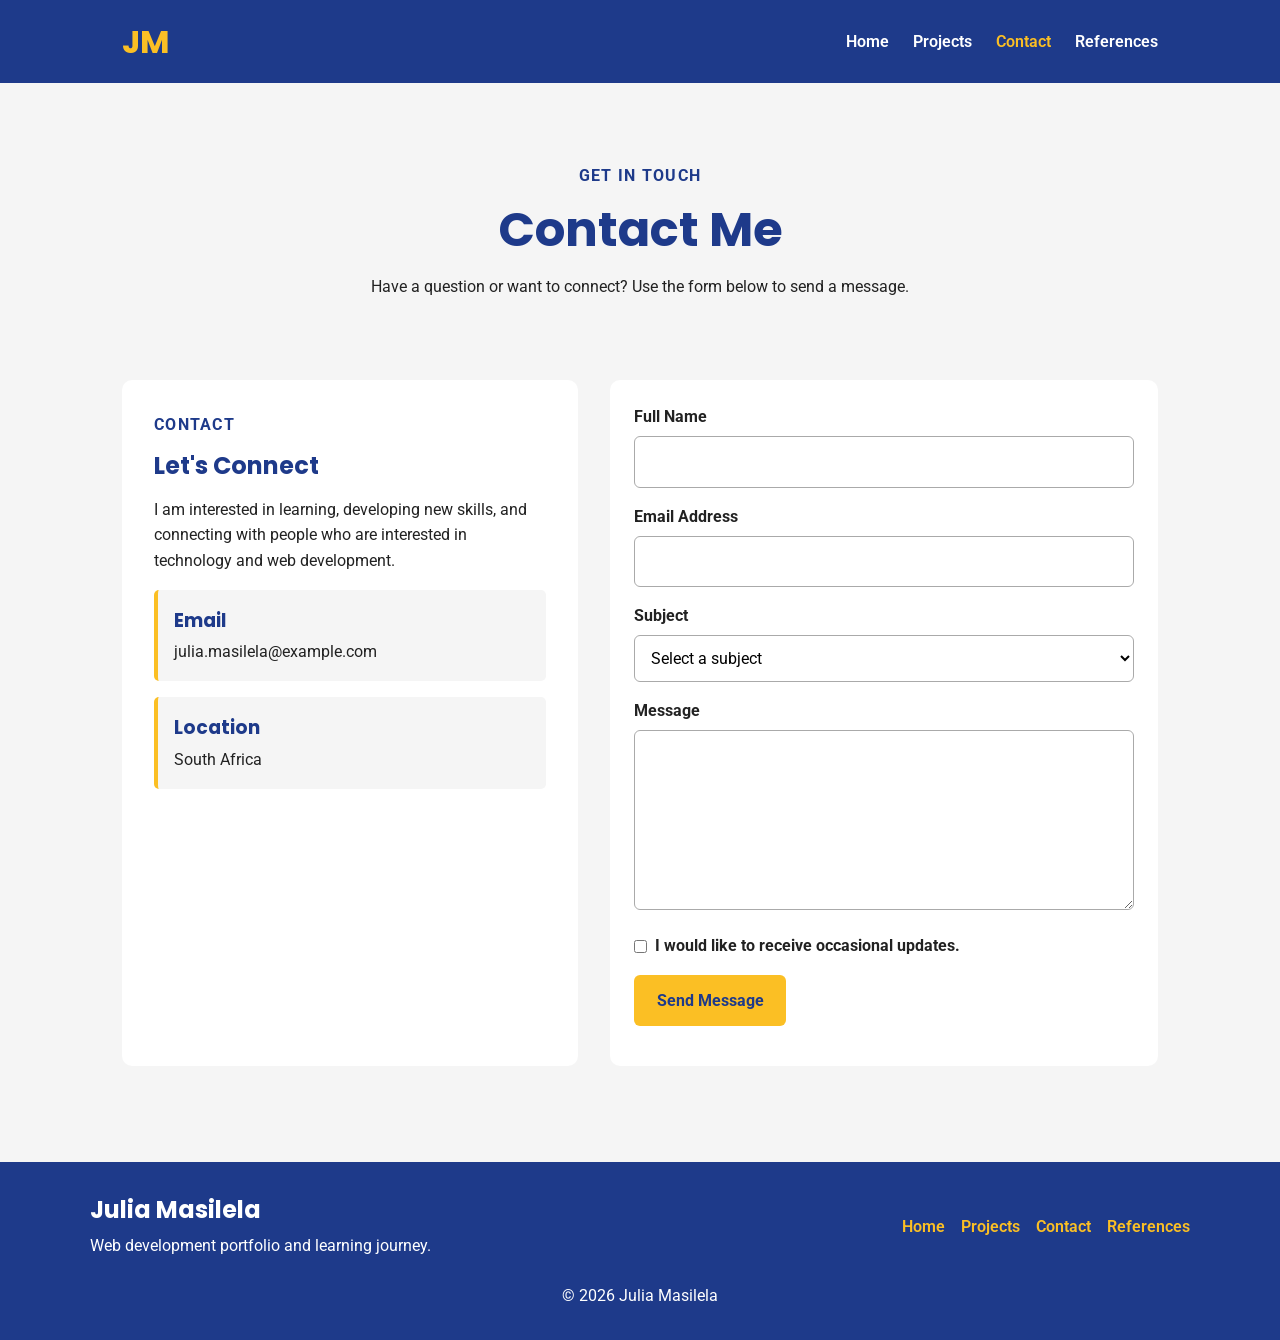
<file: portfolio/portfolio/contact.html>
<!DOCTYPE html>
<html lang="en">
<head>

    <meta charset="UTF-8">

    <meta
        name="viewport"
        content="width=device-width, initial-scale=1.0"
    >

    <meta
        name="description"
        content="Contact Julia Masilela about web development projects and opportunities."
    >

    <meta name="author" content="Julia Masilela">

    <title>Julia Masilela | Contact</title>

    <link rel="preconnect" href="https://fonts.googleapis.com">
    <link rel="preconnect" href="https://fonts.gstatic.com" crossorigin>

    <link
        href="https://fonts.googleapis.com/css2?family=Poppins:wght@400;500;600;700&family=Roboto:wght@400;500&display=swap"
        rel="stylesheet"
    >

    <link rel="stylesheet" href="styles/portfolio.css">

    <script src="scripts/portfolio.js" defer></script>

</head>

<body>

<header>

    <div class="header-content">

        <a class="logo" href="index.html">
            JM
        </a>

        <button
            class="menu-button"
            id="menuButton"
            type="button"
            aria-label="Open navigation menu"
            aria-expanded="false"
        >
            ☰
        </button>

        <nav id="mainNav">

            <a href="index.html">
                Home
            </a>

            <a href="projects.html">
                Projects
            </a>

            <a
                class="active"
                href="contact.html"
            >
                Contact
            </a>

            <a href="references.html">
                References
            </a>

        </nav>

    </div>

</header>


<main>

    <section class="page-heading">

        <p class="eyebrow">
            GET IN TOUCH
        </p>

        <h1>
            Contact Me
        </h1>

        <p>
            Have a question or want to connect? Use the form
            below to send a message.
        </p>

    </section>


    <section class="contact-section">

        <div class="contact-information">

            <p class="eyebrow">
                CONTACT
            </p>

            <h2>
                Let's Connect
            </h2>

            <p>
                I am interested in learning, developing new skills,
                and connecting with people who are interested in
                technology and web development.
            </p>


            <div class="contact-card">

                <h3>
                    Email
                </h3>

                <p>
                    julia.masilela@example.com
                </p>

            </div>


            <div class="contact-card">

                <h3>
                    Location
                </h3>

                <p>
                    South Africa
                </p>

            </div>

        </div>


        <form
            id="contactForm"
            class="contact-form"
            method="get"
            action="contact.html"
        >

            <label for="name">
                Full Name
            </label>

            <input
                type="text"
                id="name"
                name="name"
                autocomplete="name"
                required
            >


            <label for="email">
                Email Address
            </label>

            <input
                type="email"
                id="email"
                name="email"
                autocomplete="email"
                required
            >


            <label for="subject">
                Subject
            </label>

            <select
                id="subject"
                name="subject"
                required
            >

                <option
                    value=""
                    disabled
                    selected
                >
                    Select a subject
                </option>

                <option value="project">
                    Project
                </option>

                <option value="question">
                    General Question
                </option>

                <option value="opportunity">
                    Opportunity
                </option>

                <option value="other">
                    Other
                </option>

            </select>


            <label for="message">
                Message
            </label>

            <textarea
                id="message"
                name="message"
                rows="6"
                required
            ></textarea>


            <label class="checkbox-label">

                <input
                    type="checkbox"
                    id="updates"
                    name="updates"
                >

                I would like to receive occasional updates.

            </label>


            <button
                type="submit"
                class="button"
            >
                Send Message
            </button>


            <p
                id="formMessage"
                class="form-message"
                aria-live="polite"
            ></p>

        </form>

    </section>

</main>


<footer>

    <div class="footer-content">

        <div>

            <h2>
                Julia Masilela
            </h2>

            <p>
                Web development portfolio and learning journey.
            </p>

        </div>

        <div class="footer-links">

            <a href="index.html">Home</a>
            <a href="projects.html">Projects</a>
            <a href="contact.html">Contact</a>
            <a href="references.html">References</a>

        </div>

    </div>

    <p class="copyright">
        &copy; <span id="year"></span> Julia Masilela
    </p>

</footer>

</body>
</html>
</file>
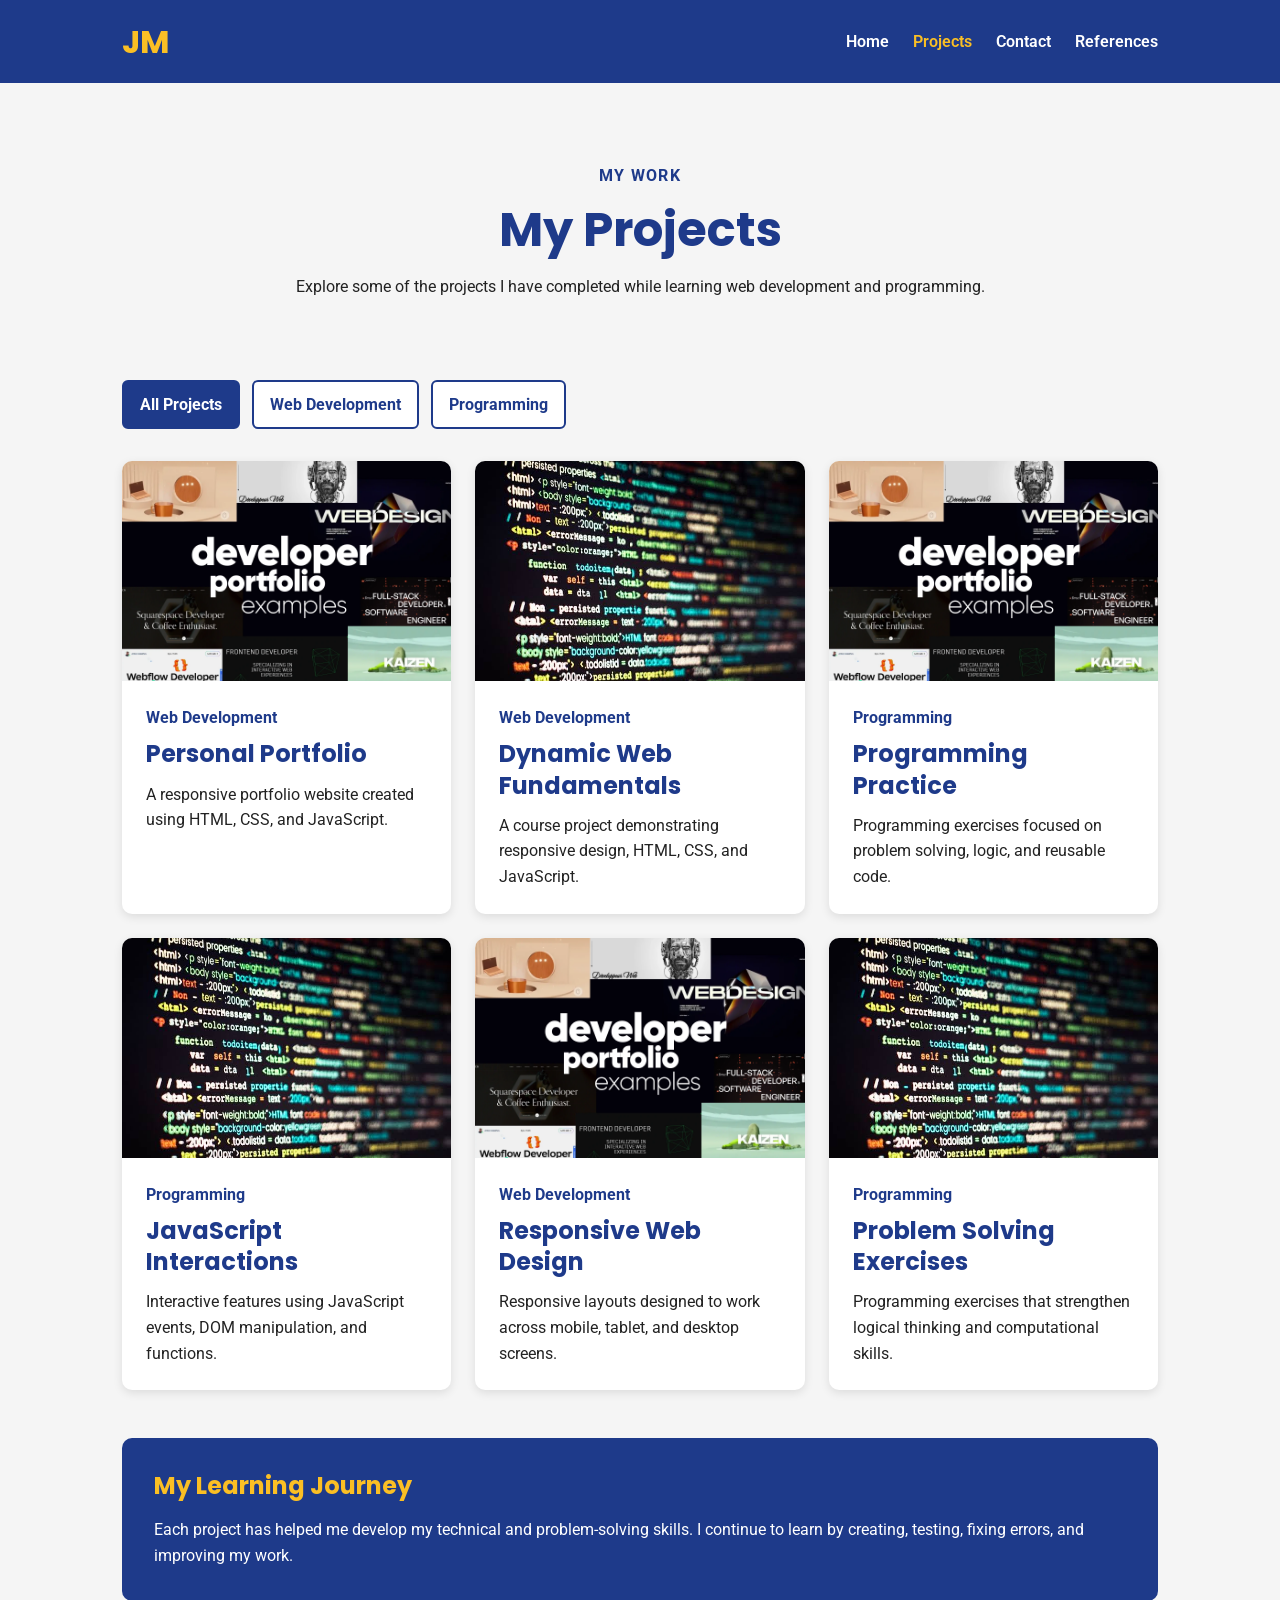
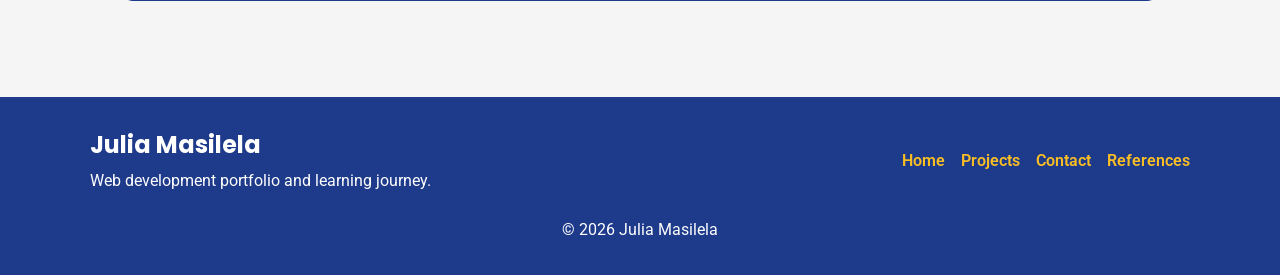
<file: portfolio/portfolio/projects.html>
<!DOCTYPE html>
<html lang="en">
<head>

    <meta charset="UTF-8">

    <meta
        name="viewport"
        content="width=device-width, initial-scale=1.0"
    >

    <meta
        name="description"
        content="Explore Julia Masilela's web development and programming projects."
    >

    <meta name="author" content="Julia Masilela">

    <title>Julia Masilela | Projects</title>

    <link rel="preconnect" href="https://fonts.googleapis.com">
    <link rel="preconnect" href="https://fonts.gstatic.com" crossorigin>

    <link
        href="https://fonts.googleapis.com/css2?family=Poppins:wght@400;500;600;700&family=Roboto:wght@400;500&display=swap"
        rel="stylesheet"
    >

    <link rel="stylesheet" href="styles/portfolio.css">

    <script src="scripts/portfolio.js" defer></script>

</head>

<body>

<header>

    <div class="header-content">

        <a class="logo" href="index.html">
            JM
        </a>

        <button
            class="menu-button"
            id="menuButton"
            type="button"
            aria-label="Open navigation menu"
            aria-expanded="false"
        >
            ☰
        </button>

        <nav id="mainNav">

            <a href="index.html">
                Home
            </a>

            <a
                class="active"
                href="projects.html"
            >
                Projects
            </a>

            <a href="contact.html">
                Contact
            </a>

            <a href="references.html">
                References
            </a>

        </nav>

    </div>

</header>


<main>

    <section class="page-heading">

        <p class="eyebrow">
            MY WORK
        </p>

        <h1>
            My Projects
        </h1>

        <p>
            Explore some of the projects I have completed while
            learning web development and programming.
        </p>

    </section>


    <section class="projects-section">

        <div class="filter-buttons">

            <button
                class="filter-button active-filter"
                type="button"
                data-category="all"
            >
                All Projects
            </button>

            <button
                class="filter-button"
                type="button"
                data-category="web"
            >
                Web Development
            </button>

            <button
                class="filter-button"
                type="button"
                data-category="programming"
            >
                Programming
            </button>

        </div>


        <div
            id="projectsContainer"
            class="projects-grid"
        ></div>

    </section>


    <section class="project-note">

        <h2>
            My Learning Journey
        </h2>

        <p>
            Each project has helped me develop my technical and
            problem-solving skills. I continue to learn by creating,
            testing, fixing errors, and improving my work.
        </p>

    </section>

</main>


<footer>

    <div class="footer-content">

        <div>

            <h2>
                Julia Masilela
            </h2>

            <p>
                Web development portfolio and learning journey.
            </p>

        </div>

        <div class="footer-links">

            <a href="index.html">Home</a>
            <a href="projects.html">Projects</a>
            <a href="contact.html">Contact</a>
            <a href="references.html">References</a>

        </div>

    </div>

    <p class="copyright">
        &copy; <span id="year"></span> Julia Masilela
    </p>

</footer>

</body>
</html>
</file>
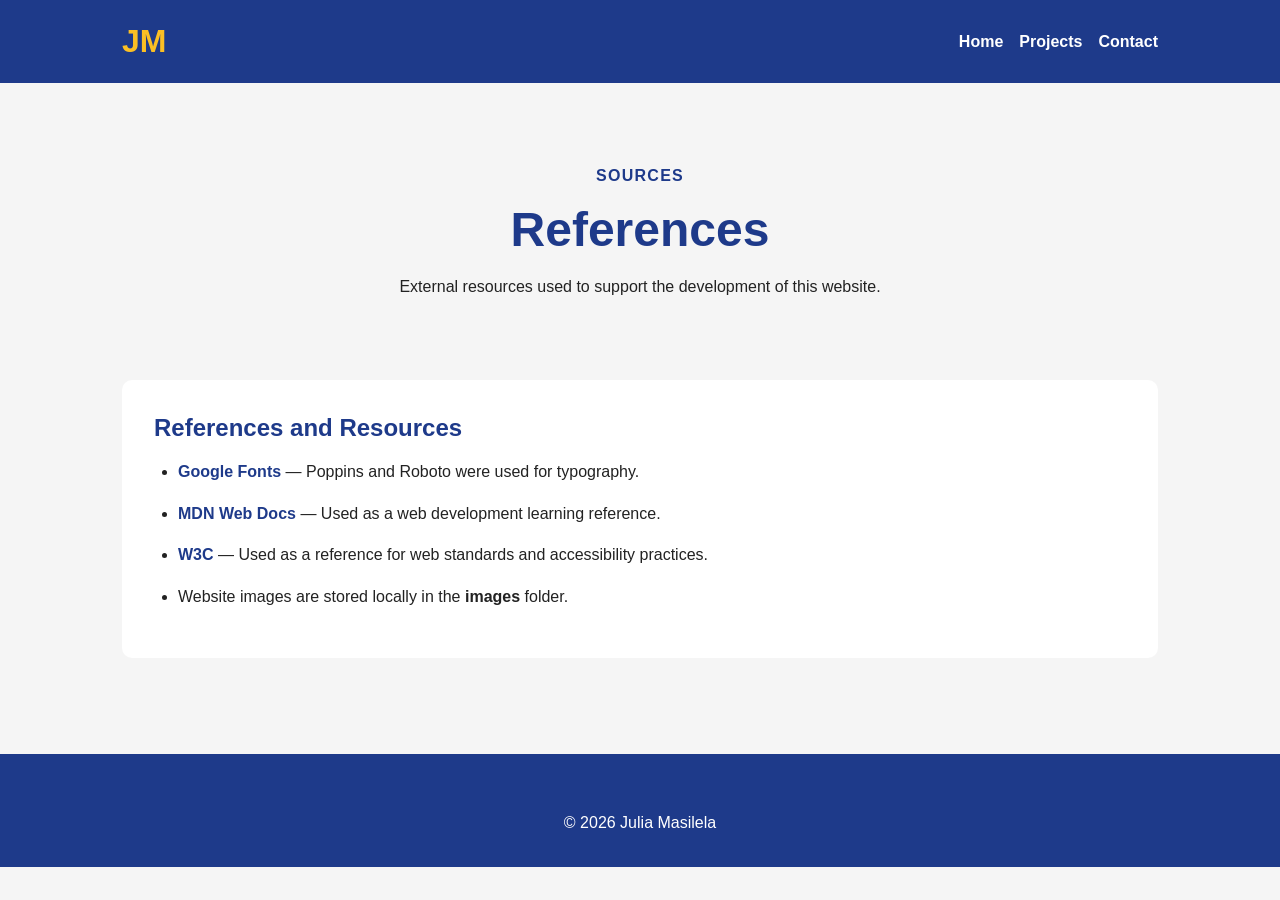
<file: portfolio/portfolio/references.html>
<!DOCTYPE html>
<html lang="en">
<head>

    <meta charset="UTF-8">

    <meta
        name="viewport"
        content="width=device-width, initial-scale=1.0"
    >

    <meta
        name="description"
        content="References and external resources used for the Julia Masilela portfolio website."
    >

    <meta name="author" content="Julia Masilela">

    <title>References | Julia Masilela</title>

    <link rel="stylesheet" href="styles/portfolio.css">

</head>

<body>

<header>

    <div class="header-content">

        <a class="logo" href="index.html">
            JM
        </a>

        <nav class="reference-nav">

            <a href="index.html">
                Home
            </a>

            <a href="projects.html">
                Projects
            </a>

            <a href="contact.html">
                Contact
            </a>

        </nav>

    </div>

</header>


<main>

    <section class="page-heading">

        <p class="eyebrow">
            SOURCES
        </p>

        <h1>
            References
        </h1>

        <p>
            External resources used to support the development
            of this website.
        </p>

    </section>


    <section class="references-section">

        <h2>
            References and Resources
        </h2>

        <ul class="reference-list">

            <li>
                <a
                    href="https://fonts.google.com/"
                    target="_blank"
                    rel="noopener noreferrer"
                >
                    Google Fonts
                </a>
                — Poppins and Roboto were used for typography.
            </li>

            <li>
                <a
                    href="https://developer.mozilla.org/"
                    target="_blank"
                    rel="noopener noreferrer"
                >
                    MDN Web Docs
                </a>
                — Used as a web development learning reference.
            </li>

            <li>
                <a
                    href="https://www.w3.org/"
                    target="_blank"
                    rel="noopener noreferrer"
                >
                    W3C
                </a>
                — Used as a reference for web standards and
                accessibility practices.
            </li>

            <li>
                Website images are stored locally in the
                <strong>images</strong> folder.
            </li>

        </ul>

    </section>

</main>


<footer>

    <p class="copyright">
        &copy; 2026 Julia Masilela
    </p>

</footer>

</body>
</html>
</file>
<file: styles/base.css>
/* WDD 131 - Dynamic Web Fundamentals */
/* Julia Masilela */

* {
    margin: 0;
    padding: 0;
    box-sizing: border-box;
}

body {
    font-family: "Roboto", sans-serif;
    background-color: #f4f4f4;
    color: #222;
    line-height: 1.6;
}

/* ---------- HEADER ---------- */

header {
    background-color: #1d3557;
    color: white;
    text-align: center;
    padding: 1.5rem;
}

#course-title {
    display: block;
    font-size: 2rem;
    font-weight: 700;
    margin-bottom: 1rem;
}

/* ---------- NAVIGATION ---------- */

nav {
    display: flex;
    justify-content: center;
    flex-wrap: wrap;
    gap: 1.5rem;
}

nav a {
    color: white;
    text-decoration: none;
    font-weight: bold;
    padding: .5rem 1rem;
    border-radius: 5px;
    transition: background-color .3s ease, color .3s ease;
}

nav a:hover {
    background-color: white;
    color: #1d3557;
}

/* ---------- MAIN ---------- */

main {
    max-width: 1100px;
    margin: 2rem auto;
    padding: 1rem;

    display: grid;
    grid-template-columns: repeat(auto-fit, minmax(300px, 1fr));
    gap: 1.5rem;
}

main h1 {
    grid-column: 1 / -1;
    text-align: center;
    color: #1d3557;
    margin-bottom: 1rem;
}

/* ---------- CARDS ---------- */

.card {
    background-color: white;
    border-radius: 10px;
    padding: 1.5rem;
    box-shadow: 0 3px 8px rgba(0,0,0,.15);
}

.card h2 {
    text-align: center;
    color: #1d3557;
    margin-bottom: 1rem;
}

.card img {
    display: block;
    width: 100%;
    max-width: 220px;
    height: auto;
    margin: 1rem auto;
    border-radius: 8px;
}

.card p {
    margin-top: 1rem;
}

.card ul {
    padding-left: 1.5rem;
}

.card li {
    margin-bottom: .75rem;
}

.card a {
    color: #1d3557;
    text-decoration: none;
}

.card a:hover {
    text-decoration: underline;
}

/* ---------- FOOTER ---------- */

footer {
    background-color: #1d3557;
    color: white;
    text-align: center;
    padding: 1.5rem;
    margin-top: 2rem;
}

footer p {
    margin: .5rem 0;
}

/* ---------- RESPONSIVE ---------- */

@media (max-width: 768px) {

    #course-title {
        font-size: 1.5rem;
    }

    nav {
        flex-direction: column;
        gap: .75rem;
    }

    main {
        grid-template-columns: 1fr;
    }

    .card {
        padding: 1rem;
    }
}
</file>
<file: portfolio/portfolio/styles/portfolio.css>
/* ==============================
   RESET
============================== */

* {
    box-sizing: border-box;
    margin: 0;
    padding: 0;
}

html {
    scroll-behavior: smooth;
}

body {
    font-family: "Roboto", Arial, sans-serif;
    line-height: 1.6;
    background-color: #f5f5f5;
    color: #222;
}

h1,
h2,
h3 {
    font-family: "Poppins", Arial, sans-serif;
}

h1 {
    line-height: 1.2;
}

h2 {
    line-height: 1.3;
}

img {
    display: block;
    max-width: 100%;
    height: auto;
}

a {
    text-decoration: none;
}

button,
input,
textarea,
select {
    font: inherit;
}


/* ==============================
   HEADER
============================== */

header {
    background-color: #1e3a8a;
    color: white;
}

.header-content {
    max-width: 1100px;
    margin: 0 auto;
    padding: 1rem;
    display: flex;
    align-items: center;
    justify-content: space-between;
}

.logo {
    color: #fbbf24;
    font-family: "Poppins", Arial, sans-serif;
    font-size: 2rem;
    font-weight: 700;
}

.logo:hover {
    color: white;
}

.menu-button {
    background: transparent;
    border: none;
    color: white;
    font-size: 1.8rem;
    cursor: pointer;
}

nav {
    display: none;
}

nav.open {
    display: flex;
    flex-direction: column;
    gap: 1rem;
}

nav a {
    color: white;
    font-weight: 600;
    transition: color 0.2s ease;
}

nav a:hover,
nav a.active {
    color: #fbbf24;
}


/* ==============================
   MAIN
============================== */

main {
    width: 100%;
    max-width: 1100px;
    margin: 0 auto;
    padding: 2rem 1rem;
}

section {
    margin-bottom: 3rem;
}

section h2 {
    color: #1e3a8a;
    margin-bottom: 1rem;
}


/* ==============================
   GENERAL
============================== */

.eyebrow {
    color: #1e3a8a;
    font-weight: 700;
    letter-spacing: 0.08em;
    margin-bottom: 0.75rem;
}

.page-heading {
    text-align: center;
    padding: 2rem 0;
}

.page-heading h1 {
    color: #1e3a8a;
    font-size: 2.5rem;
    margin-bottom: 1rem;
}

.page-heading p:last-child {
    max-width: 700px;
    margin: 0 auto;
}


/* ==============================
   BUTTONS
============================== */

.button {
    display: inline-block;
    border: none;
    background-color: #fbbf24;
    color: #1e3a8a;
    padding: 0.8rem 1.4rem;
    border-radius: 6px;
    font-weight: 700;
    cursor: pointer;
    transition: 0.2s ease;
}

.button:hover {
    background-color: #1e3a8a;
    color: white;
}

.secondary-button {
    background-color: white;
    border: 2px solid #fbbf24;
}


/* ==============================
   HERO
============================== */

.hero {
    display: grid;
    gap: 2rem;
    align-items: center;
    background-color: white;
    padding: 2rem 1.5rem;
    border-radius: 12px;
    box-shadow: 0 3px 12px rgba(0, 0, 0, 0.08);
}

.hero h1 {
    color: #1e3a8a;
    font-size: 2.4rem;
    margin-bottom: 1rem;
}

.hero h1 span {
    color: #f59e0b;
}

.hero-text > p:not(.eyebrow) {
    margin-bottom: 1.5rem;
}

.hero-buttons {
    display: flex;
    flex-wrap: wrap;
    gap: 0.75rem;
}

.hero-image {
    width: 100%;
}

.hero-image img {
    width: 100%;
    border-radius: 10px;
    object-fit: cover;
}


/* ==============================
   WELCOME
============================== */

.welcome-section {
    display: grid;
    gap: 2rem;
    align-items: start;
}

.welcome-section > div:first-child {
    background-color: white;
    padding: 2rem;
    border-radius: 10px;
}

.welcome-card {
    background-color: #1e3a8a;
    color: white;
    padding: 2rem;
    border-radius: 10px;
}

.welcome-card h3 {
    color: #fbbf24;
    margin-bottom: 1rem;
}

.welcome-card ul {
    padding-left: 1.2rem;
}


/* ==============================
   SKILLS
============================== */

.skills-section {
    text-align: center;
}

.skills-grid {
    display: grid;
    grid-template-columns: 1fr;
    gap: 1rem;
    margin-top: 1.5rem;
}

.skill-card {
    background-color: white;
    padding: 1.5rem;
    border-radius: 10px;
    border-top: 5px solid #fbbf24;
    box-shadow: 0 2px 8px rgba(0, 0, 0, 0.08);
}

.skill-card h3 {
    color: #1e3a8a;
    margin-bottom: 0.5rem;
}


/* ==============================
   VISITOR MESSAGE
============================== */

.message-section {
    display: grid;
    gap: 2rem;
    background-color: white;
    padding: 2rem;
    border-radius: 10px;
}

.message-section form {
    box-shadow: none;
    padding: 0;
}


/* ==============================
   PROJECT FILTERS
============================== */

.filter-buttons {
    display: flex;
    flex-wrap: wrap;
    gap: 0.75rem;
    margin-bottom: 2rem;
}

.filter-button {
    border: 2px solid #1e3a8a;
    background-color: white;
    color: #1e3a8a;
    padding: 0.6rem 1rem;
    border-radius: 6px;
    cursor: pointer;
    font-weight: 700;
}

.filter-button:hover,
.filter-button.active-filter {
    background-color: #1e3a8a;
    color: white;
}


/* ==============================
   PROJECTS
============================== */

.projects-grid {
    display: grid;
    grid-template-columns: 1fr;
    gap: 1.5rem;
}

.project-card {
    background-color: white;
    border-radius: 10px;
    overflow: hidden;
    box-shadow: 0 3px 10px rgba(0, 0, 0, 0.1);
}

.project-card img {
    width: 100%;
    height: 220px;
    object-fit: cover;
}

.project-content {
    padding: 1.5rem;
}

.project-category {
    display: inline-block;
    color: #1e3a8a;
    font-weight: 700;
    margin-bottom: 0.5rem;
}

.project-card h2 {
    color: #1e3a8a;
    margin-bottom: 0.75rem;
}

.project-note {
    background-color: #1e3a8a;
    color: white;
    padding: 2rem;
    border-radius: 10px;
}

.project-note h2 {
    color: #fbbf24;
}


/* ==============================
   CONTACT
============================== */

.contact-section {
    display: grid;
    gap: 2rem;
}

.contact-information {
    background-color: white;
    padding: 2rem;
    border-radius: 10px;
}

.contact-card {
    background-color: #f5f5f5;
    padding: 1rem;
    margin-top: 1rem;
    border-left: 4px solid #fbbf24;
    border-radius: 5px;
}

.contact-card h3 {
    color: #1e3a8a;
    margin-bottom: 0.25rem;
}


/* ==============================
   FORMS
============================== */

form {
    background-color: white;
    padding: 1.5rem;
    border-radius: 10px;
}

label {
    display: block;
    font-weight: 700;
    margin-bottom: 0.4rem;
}

input,
textarea,
select {
    width: 100%;
    padding: 0.75rem;
    margin-bottom: 1rem;
    border: 1px solid #aaa;
    border-radius: 6px;
    background-color: white;
}

input:focus,
textarea:focus,
select:focus {
    outline: 3px solid rgba(251, 191, 36, 0.4);
    border-color: #1e3a8a;
}

textarea {
    min-height: 150px;
    resize: vertical;
}

.checkbox-label {
    display: flex;
    align-items: center;
    gap: 0.5rem;
    margin-bottom: 1rem;
}

.checkbox-label input {
    width: auto;
    margin: 0;
}

.form-message {
    margin-top: 1rem;
    font-weight: 700;
    color: #1e3a8a;
}


/* ==============================
   REFERENCES
============================== */

.references-section {
    background-color: white;
    padding: 2rem;
    border-radius: 10px;
}

.reference-list {
    padding-left: 1.5rem;
}

.reference-list li {
    margin-bottom: 1rem;
}

.reference-list a {
    color: #1e3a8a;
    font-weight: 700;
}

.reference-list a:hover {
    color: #f59e0b;
}

.reference-nav {
    display: flex;
    gap: 1rem;
}


/* ==============================
   FOOTER
============================== */

footer {
    background-color: #1e3a8a;
    color: white;
    text-align: center;
    padding: 2rem 1rem;
}

.footer-content {
    max-width: 1100px;
    margin: 0 auto;
    display: grid;
    gap: 1.5rem;
}

.footer-content h2 {
    color: white;
    margin-bottom: 0.5rem;
}

.footer-links {
    display: flex;
    flex-wrap: wrap;
    justify-content: center;
    gap: 1rem;
}

.footer-links a {
    color: #fbbf24;
    font-weight: 600;
}

.footer-links a:hover {
    color: white;
}

.copyright {
    margin-top: 1.5rem;
}


/* ==============================
   TABLET
============================== */

@media screen and (min-width: 600px) {

    .header-content {
        padding: 1rem 2rem;
    }

    .menu-button {
        display: none;
    }

    nav {
        display: flex;
        gap: 1.5rem;
    }

    .hero {
        grid-template-columns: 1fr 1fr;
        padding: 3rem;
    }

    .hero h1 {
        font-size: 3rem;
    }

    .welcome-section {
        grid-template-columns: 2fr 1fr;
    }

    .skills-grid {
        grid-template-columns: repeat(2, 1fr);
    }

    .projects-grid {
        grid-template-columns: repeat(2, 1fr);
    }

    .contact-section {
        grid-template-columns: 1fr 1.2fr;
    }

    .message-section {
        grid-template-columns: 1fr 1fr;
        align-items: center;
    }

    .footer-content {
        grid-template-columns: 1fr 1fr;
        text-align: left;
        align-items: center;
    }

    .footer-links {
        justify-content: flex-end;
    }
}


/* ==============================
   DESKTOP
============================== */

@media screen and (min-width: 900px) {

    main {
        padding: 3rem 2rem;
    }

    .hero {
        padding: 4rem;
    }

    .skills-grid {
        grid-template-columns: repeat(4, 1fr);
    }

    .projects-grid {
        grid-template-columns: repeat(3, 1fr);
    }

    .page-heading h1 {
        font-size: 3rem;
    }

}
</file>
<file: styles/filtered-temples.css>
/* ---------- Global ---------- */

* {
    margin: 0;
    padding: 0;
    box-sizing: border-box;
}

body {
    font-family: Arial, Helvetica, sans-serif;
    background-color: #f4f4f4;
    color: #333;
    line-height: 1.5;
}

/* ---------- Header ---------- */

header {
    background-color: #333;
    color: white;
    padding: 1rem;
    text-align: center;
}

header h1 {
    margin-bottom: 1rem;
}

/* ---------- Navigation ---------- */

nav {
    display: flex;
    justify-content: center;
    flex-wrap: wrap;
    gap: 1rem;
}

nav a {
    color: white;
    text-decoration: none;
    padding: .5rem;
    font-weight: bold;
}

nav a:hover {
    background-color: white;
    color: #333;
    border-radius: 5px;
}

/* ---------- Main ---------- */

main {
    max-width: 1200px;
    margin: auto;
    padding: 1rem;
}

main h2 {
    text-align: center;
    margin-bottom: 1.5rem;
}

/* ---------- Gallery ---------- */

.gallery {
    display: grid;
    grid-template-columns: 1fr;
    gap: 1.5rem;
}

/* ---------- Temple Cards ---------- */

section {
    background: white;
    border-radius: 8px;
    overflow: hidden;
    box-shadow: 0 2px 8px rgba(0,0,0,.2);
    text-align: center;
    padding-bottom: 1rem;
}

section h3 {
    margin: 1rem 0 .5rem;
}

section p {
    margin: .3rem 1rem;
    font-size: .95rem;
}

/* ---------- Images ---------- */

img {
    width: 100%;
    height: 250px;      /* Same height for every image */
    object-fit: cover;  /* Prevents stretching */
    display: block;
}

/* ---------- Footer ---------- */

footer {
    background: #333;
    color: white;
    text-align: center;
    padding: 1rem;
    margin-top: 2rem;
}

/* ===========================================
   MEDIA QUERIES (Required for WDD131)
   =========================================== */

/* Medium screens */

@media screen and (min-width: 640px) {

    .gallery {
        grid-template-columns: repeat(2, 1fr);
    }

}

/* Large screens */

@media screen and (min-width: 1024px) {

    .gallery {
        grid-template-columns: repeat(3, 1fr);
    }

    nav {
        justify-content: center;
    }

}
</file>
<file: styles/form.css>
*{
margin:0;
padding:0;
box-sizing:border-box;
}

body{

font-family:Arial,Helvetica,sans-serif;

background:#f5f5f5;

color:#222;

}

header{

background:#005f99;

color:white;

padding:1rem;

text-align:center;

}

main{

max-width:700px;

margin:2rem auto;

background:white;

padding:2rem;

border-radius:10px;

box-shadow:0 2px 8px rgba(0,0,0,.2);

}

.form-group{

margin-bottom:1.5rem;

}

label{

display:block;

margin-bottom:.5rem;

font-weight:bold;

}

input[type=text],
input[type=date],
select,
textarea{

width:100%;

padding:.75rem;

font-size:1rem;

border:1px solid #ccc;

border-radius:6px;

}

textarea{

resize:vertical;

}

.stars{

font-size:2rem;

display:flex;

gap:10px;

}

.stars input{

display:none;

}

.stars label{

cursor:pointer;

}

.submit-btn{

width:100%;

padding:1rem;

background:#005f99;

color:white;

font-size:1rem;

border:none;

border-radius:6px;

cursor:pointer;

}

.submit-btn:hover{

background:#004070;

}

footer{

margin-top:2rem;

padding:1rem;

text-align:center;

background:#005f99;

color:white;

}

@media (max-width:600px){

main{

margin:1rem;

padding:1rem;

}

}
</file>
<file: styles/siteplan.css>
*{
    margin:0;
    padding:0;
    box-sizing:border-box;
}

body{
    font-family:'Roboto',sans-serif;
    background:#F5F5F5;
    color:#333;
    line-height:1.6;
}

header{
    background:#1E3A8A;
    color:white;
    text-align:center;
    padding:30px;
}

.logo{
    width:100px;
    height:100px;
    background:#FBBF24;
    color:#1E3A8A;
    border-radius:50%;
    display:flex;
    justify-content:center;
    align-items:center;
    font-size:40px;
    font-weight:bold;
    font-family:'Poppins',sans-serif;
    margin:0 auto 20px;
}

main{
    max-width:1000px;
    margin:auto;
    padding:20px;
}

section{
    background:white;
    margin-bottom:25px;
    padding:25px;
    border-radius:10px;
    box-shadow:0 2px 8px rgba(0,0,0,.1);
}

h1,h2,h3{
    font-family:'Poppins',sans-serif;
    color:#1E3A8A;
    margin-bottom:15px;
}

p{
    margin-bottom:15px;
}

ul{
    margin-left:20px;
}

table{
    width:100%;
    border-collapse:collapse;
    margin-top:15px;
}

table,th,td{
    border:1px solid #ccc;
}

th{
    background:#1E3A8A;
    color:white;
    padding:12px;
}

td{
    padding:12px;
}

.navy{
    background:#1E3A8A;
    color:white;
}

.gold{
    background:#FBBF24;
}

.gray{
    background:#F5F5F5;
}

pre{
    background:#eeeeee;
    padding:20px;
    border-radius:8px;
    overflow:auto;
    font-family:monospace;
}

footer{
    background:#1E3A8A;
    color:white;
    text-align:center;
    padding:20px;
    margin-top:20px;
}
</file>
<file: styles/temples.css>
*{
    margin:0;
    padding:0;
    box-sizing:border-box;
}


body{
    font-family:Roboto, sans-serif;
}


header{
    background:#333;
    color:white;
    padding:1rem;
    text-align:center;
}


#menu{
    font-size:2rem;
    background:none;
    color:white;
    border:none;
}


nav{
    display:none;
    flex-direction:column;
}


nav.open{
    display:flex;
}


nav a{
    color:white;
    padding:1rem;
    text-decoration:none;
}


nav a:hover{
    background:#555;
}


main{
    max-width:900px;
    margin:auto;
    padding:1rem;
}


h2{
    text-align:center;
    margin:1rem;
}


.gallery{

    display:grid;

    grid-template-columns:1fr;

    gap:1rem;

}


figure{

    text-align:center;
}


img{

    width:100%;

    height:auto;

}


figcaption{

    padding:.5rem;

    font-weight:bold;

}


footer{

    background:#333;

    color:white;

    text-align:center;

    padding:1rem;

}
</file>
<file: styles/temples-large.css>
@media only screen and (min-width: 700px){


#menu{

    display:none;

}


nav{

    display:flex;

    flex-direction:row;

    justify-content:center;

}


.gallery{

    grid-template-columns:repeat(3,1fr);

}


}
</file>
